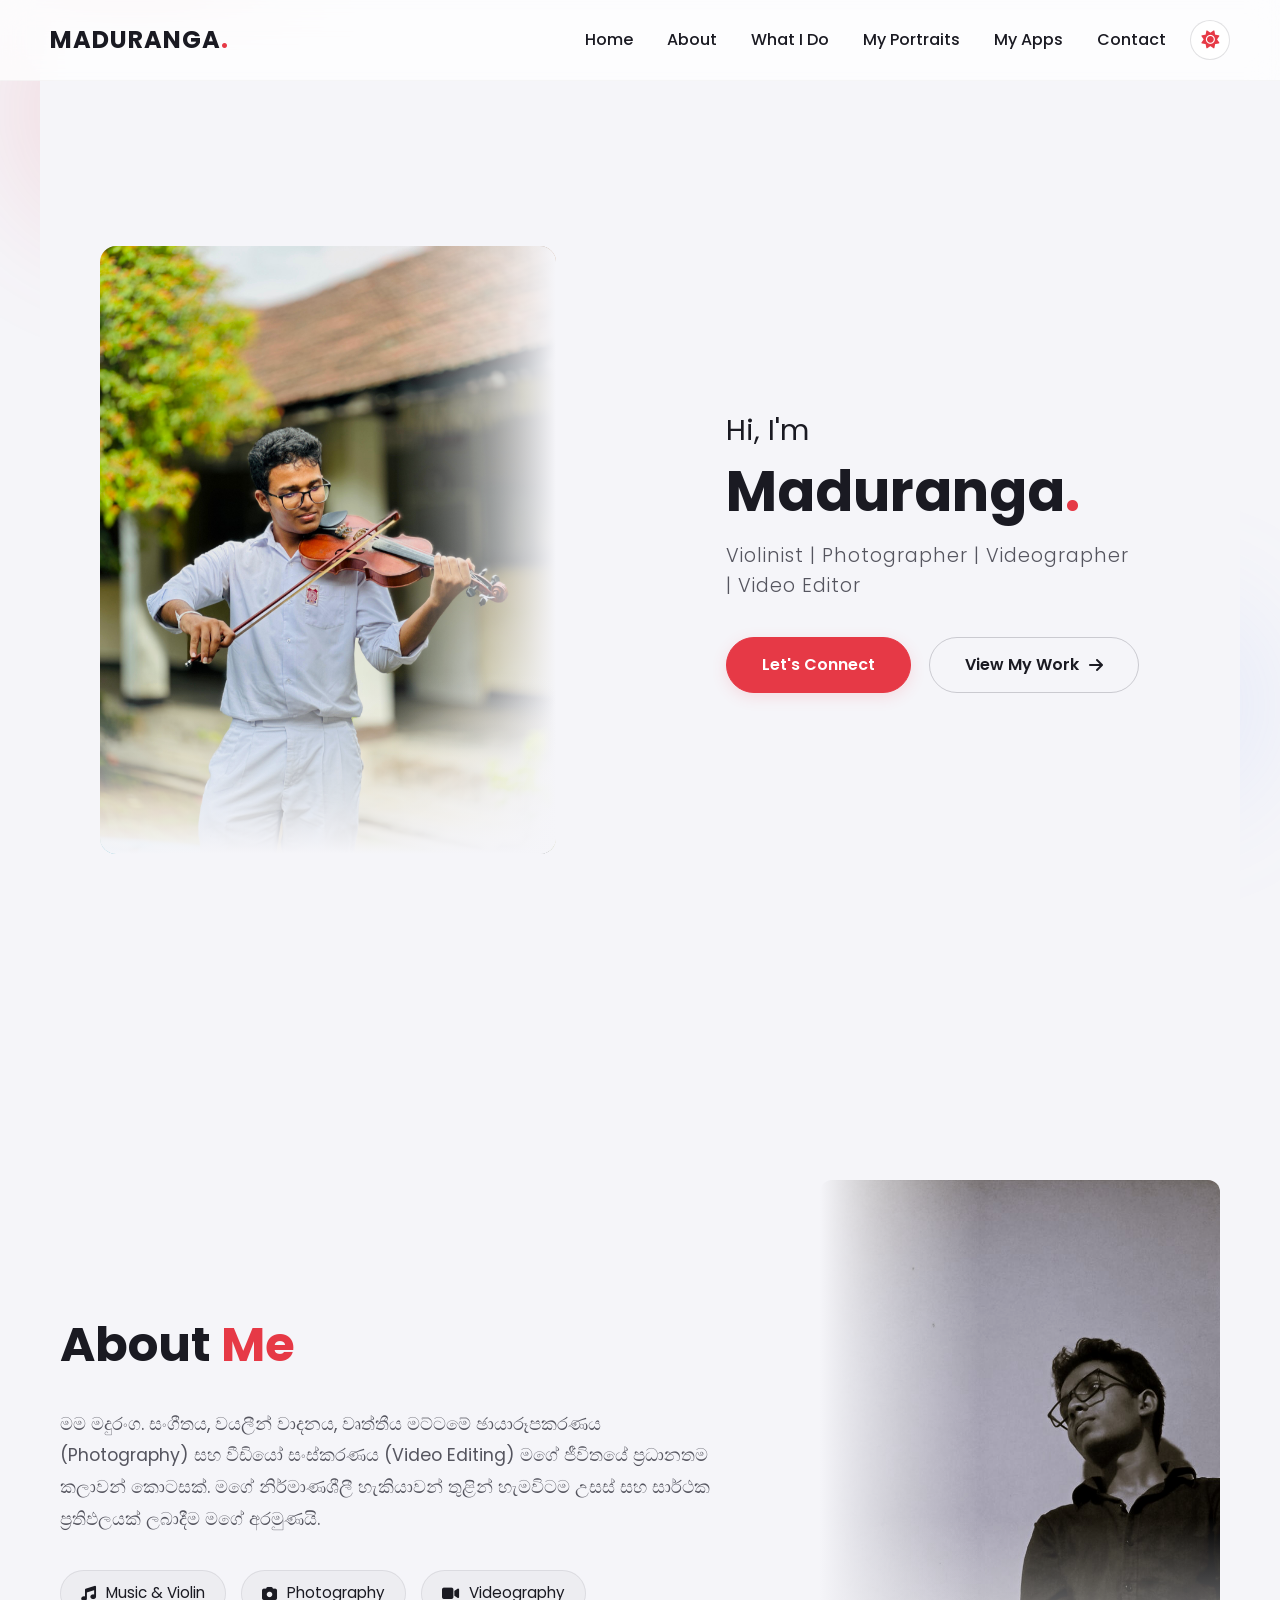
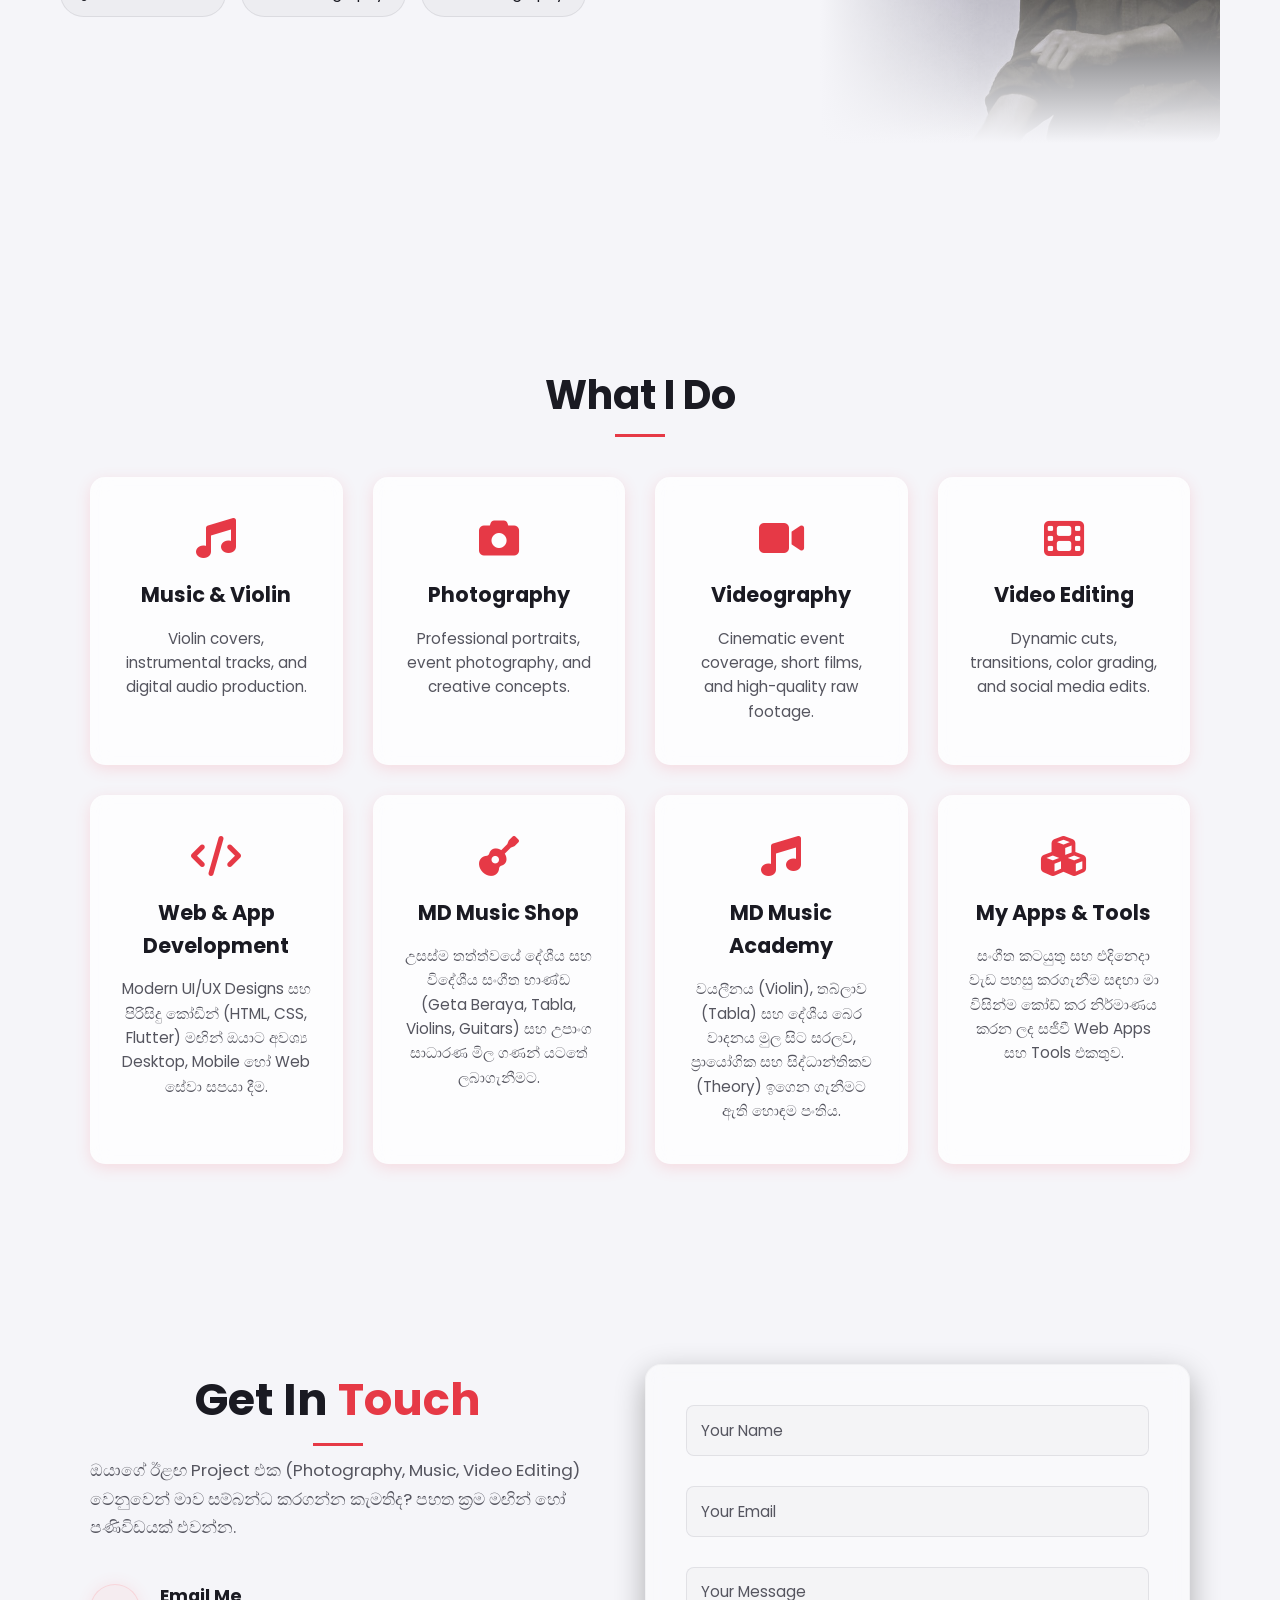
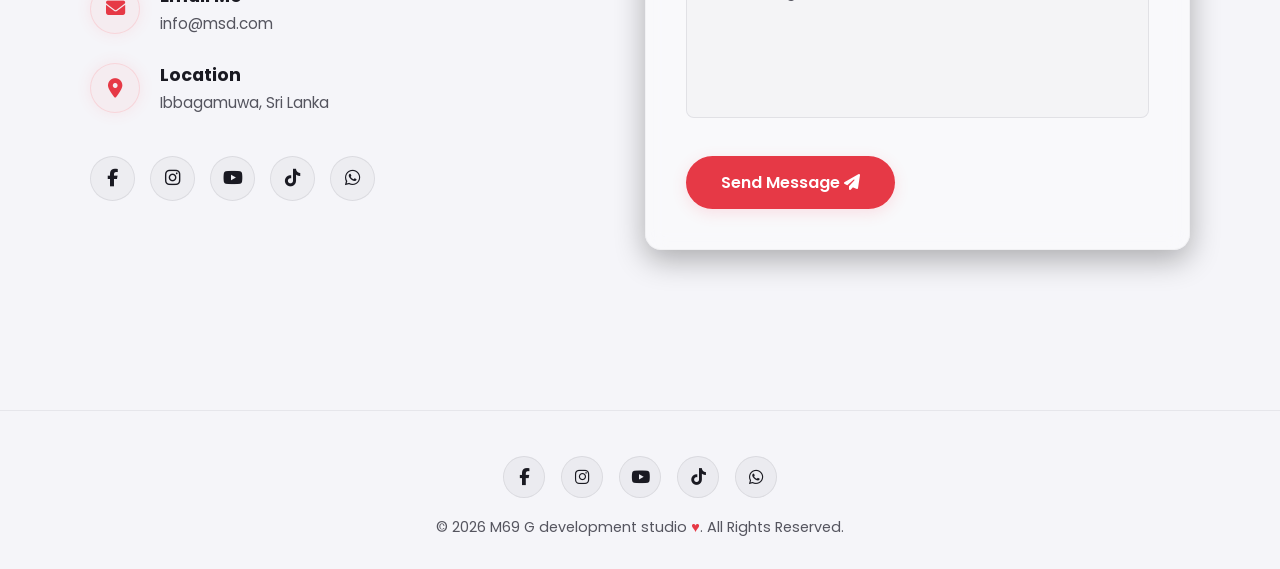
<file: index.html>
<!DOCTYPE html>
<html lang="en">
<head>
    <meta charset="UTF-8">
    <meta name="viewport" content="width=device-width, initial-scale=1.0">
    <title>Maduranga | Portfolio</title>
    <link href="https://fonts.googleapis.com/css2?family=Poppins:wght@300;400;600;700&display=swap" rel="stylesheet">
    <link rel="stylesheet" href="https://cdnjs.cloudflare.com/ajax/libs/font-awesome/6.4.0/css/all.min.css">
    
    <link rel="stylesheet" href="assets/css/style.css">
    
    <style>
        /* Main page layout unique styles */
        header {
            position: fixed; top: 0; width: 100%; background: var(--header-bg);
            backdrop-filter: blur(15px); -webkit-backdrop-filter: blur(15px); z-index: 1000;
            padding: 20px 50px; display: flex; justify-content: space-between; align-items: center; border-bottom: 1px solid rgba(var(--overlay-rgb),0.03);
            transition: var(--theme-transition);
        }
        .logo { font-size: 24px; font-weight: 700; letter-spacing: 1px; text-transform: uppercase; }
        .logo span { color: var(--accent-color); }
        nav a { color: var(--text-color); text-decoration: none; margin-left: 30px; font-weight: 500; transition: 0.3s; }
        nav a:hover { color: var(--accent-color); }

        .header-right { display: flex; align-items: center; gap: 24px; }

        /* When the toggle sits inside the header it flows with flexbox instead
           of floating fixed, so it never overlaps the nav links. */
        .theme-toggle-inline {
            position: static;
            width: 40px;
            height: 40px;
            box-shadow: none;
            flex-shrink: 0;
        }
        .theme-toggle-inline:hover {
            box-shadow: 0 0 15px rgba(var(--accent-rgb), 0.3);
        }

        .hero-split { min-height: 100vh; display: flex; align-items: center; position: relative; padding-top: 80px; }
        .hero-image-side { width: 50%; height: 100vh; position: relative; display: flex; justify-content: center; align-items: center; padding: 40px; }
        .image-card-wrapper { position: relative; width: 100%; height: 80%; border-radius: 24px; overflow: hidden; box-shadow: 0 20px 40px rgba(0,0,0,0.6); }
        .image-blur-bg { position: absolute; top: 0; left: 0; width: 100%; height: 100%; background-image: url('BG1.jpg'); background-size: cover; background-position: center; filter: blur(15px) brightness(0.6); transform: scale(1.1); }
        .image-clear-front { position: absolute; top: 5%; left: 5%; width: 90%; height: 90%; background-image: url('BG1.jpg'); background-size: cover; background-position: center; border-radius: 16px; box-shadow: 0 10px 30px rgba(0,0,0,0.7); }
        
        .hero-text-side { width: 50%; padding: 0 80px; display: flex; flex-direction: column; justify-content: center; }
        .hero-text-side h1 { font-size: 3.5rem; font-weight: 700; line-height: 1.2; margin-bottom: 15px; }
        .hero-text-side h1 span { color: var(--accent-color); }
        .hero-text-side p { font-size: 1.2rem; color: var(--text-muted); margin-bottom: 35px; font-weight: 300; }

        .btn { background-color: var(--accent-color); color: white; padding: 14px 35px; border-radius: 30px; text-decoration: none; font-weight: 600; width: fit-content; transition: 0.3s ease; display: inline-block; }

        section { padding: 100px 50px; max-width: 1200px; margin: 0 auto; }
        .section-title { font-size: 2.5rem; text-align: center; margin-bottom: 50px; position: relative; }
        .section-title::after { content: ''; position: absolute; bottom: -10px; left: 50%; transform: translateX(-50%); width: 50px; height: 3px; background-color: var(--accent-color); }

        .about-content { font-size: 1.1rem; color: var(--text-muted); text-align: center; max-width: 800px; margin: 0 auto; background: rgba(var(--card-rgb),0.3); padding: 30px; border-radius: 20px; backdrop-filter: blur(5px); border: 1px solid rgba(255,255,255,0.02); }

        .services-grid { display: grid; grid-template-columns: repeat(auto-fit, minmax(220px, 1fr)); gap: 30px; }
        .service-link { text-decoration: none; color: inherit; display: block; border-radius: 15px; }
        .service-card { background-color: var(--card-bg); padding: 40px 30px; border-radius: 15px; text-align: center; border: 1px solid rgba(255,255,255,0.03); backdrop-filter: blur(10px); -webkit-backdrop-filter: blur(10px); cursor: pointer; height: 100%; }
        .service-card:hover { transform: translateY(-8px); box-shadow: 0 15px 30px rgba(255, 74, 87, 0.15); border-color: rgba(255, 74, 87, 0.3); background-color: rgba(var(--card-hover-rgb), 0.8); }
        .service-card i { font-size: 40px; color: var(--accent-color); margin-bottom: 20px; transition: 0.3s; }
        .service-card:hover i { transform: scale(1.1); }
        .service-card h3 { margin-bottom: 15px; font-size: 1.3rem; }
        .service-card p { color: var(--text-muted); font-size: 0.95rem; }

        .contact-container { text-align: center; background: rgba(var(--card-rgb),0.3); padding: 40px; border-radius: 20px; border: 1px solid rgba(255,255,255,0.02); backdrop-filter: blur(5px); }
        .social-icons { margin-top: 30px; }
        .social-icons a { color: var(--text-color); font-size: 30px; margin: 0 15px; transition: 0.3s; display: inline-block; }
        .social-icons a:hover { color: var(--accent-color); transform: translateY(-3px); }
        footer { text-align: center; padding: 30px; color: var(--text-muted); font-size: 0.9rem; border-top: 1px solid rgba(255,255,255,0.05); }

        @media (max-width: 992px) {
            .hero-split { flex-direction: column; height: auto; padding-bottom: 60px; }
            .hero-image-side, .hero-text-side { width: 100%; }
            .hero-image-side { height: 50vh; padding: 20px; }
            .hero-text-side { text-align: center; align-items: center; padding: 0 30px; margin-top: 20px; }
            .hero-text-side h1 { font-size: 2.8rem; }
            header { padding: 20px; } nav { display: none; } section { padding: 60px 20px; }
        }
        @media (max-width: 576px) { .hero-text-side h1 { font-size: 2.3rem; } .service-card { padding: 30px 20px; } }
    </style>
</head>
<body>

    <!-- ලස්සන MUSIC ICON ලෝගෝ එකක් සහිත NEW LOADING SCREEN එක -->
    <div class="loader-wrapper" id="preloader">
        <div class="loader-logo-container">
            <div class="loader-ring"></div>
            <!-- මැද තියෙන ලෝගෝ අයිකන් එක (සංගීතය නියෝජනය කරන හින්දා Music Note එකක් දැම්මා) -->
            <i class="fa-solid fa-music"></i>
        </div>
        <div class="loader-text">Maduranga<span>.</span></div>
    </div>

    <div class="ambient-glow"></div>
    <header>
        <div class="logo">MADURANGA<span>.</span></div>
        <div class="header-right">
            <nav>
                <a href="#home">Home</a>
                <a href="#about">About</a>
                <a href="#services">What I Do</a>
                <a href="pages/my-portraits.html">My Portraits</a>
                <a href="pages/my-apps.html">My Apps</a>
                <a href="#contact">Contact</a>
            </nav>
            <button id="theme-toggle" class="theme-toggle-btn theme-toggle-inline" aria-label="Toggle dark and light mode">
                <i class="fa-solid fa-moon"></i>
                <i class="fa-solid fa-sun"></i>
            </button>
        </div>
    </header>

<section id="home" class="hero-section">
    <div class="hero-container">
        
        <div class="hero-image-side">
            <div class="hero-image-blend-wrapper">
                <img src="assets/images/BG1.jpg" alt="Maduranga Violinist" class="hero-blend-img">
                <div class="hero-right-fade"></div>
                <div class="hero-bottom-fade"></div>
            </div>
        </div>

        <div class="hero-text-side">
            <h5>Hi, I'm</h5>
            <h1>Maduranga<span>.</span></h1>
            <p class="hero-subtitle">Violinist | Photographer | Videographer | Video Editor</p>
            <div class="hero-btn-group">
                <a href="#contact" class="btn let-connect-btn">Let's Connect</a>
                <a href="#services" class="view-work-btn">View My Work <i class="fa-solid fa-arrow-right"></i></a>
            </div>
        </div>

    </div>
</section>






<section id="about" class="custom-about-section">
    <div class="custom-about-container">
        
        <div class="custom-about-text-side">
            <h2 class="custom-about-title">About <span>Me</span></h2>
            <p class="custom-about-para">
                මම මදුරංග. සංගීතය, වයලීන් වාදනය, වෘත්තීය මට්ටමේ ඡායාරූපකරණය (Photography) සහ වීඩියෝ සංස්කරණය (Video Editing) මගේ ජීවිතයේ ප්‍රධානතම කලාවන් කොටසක්. මගේ නිර්මාණශීලී හැකියාවන් තුළින් හැමවිටම උසස් සහ සාර්ථක ප්‍රතිඵලයක් ලබාදීම මගේ අරමුණයි.
            </p>
            <div class="custom-about-skills">
                <span class="custom-skill-tag"><i class="fa-solid fa-music"></i> Music & Violin</span>
                <span class="custom-skill-tag"><i class="fa-solid fa-camera"></i> Photography</span>
                <span class="custom-skill-tag"><i class="fa-solid fa-video"></i> Videography</span>
            </div>
        </div>

        <div class="custom-about-image-side">
            <div class="custom-image-mask-wrapper">
                <img src="assets/images/BG2.jpg" alt="Maduranga" class="custom-blend-img">
                <div class="custom-bottom-fade"></div>
                <div class="custom-left-fade"></div>
            </div>
        </div>

    </div>
</section>

   <section id="services">
        <h2 class="section-title">What I Do</h2>
        <div class="services-grid">
            <a href="pages/music.html" class="service-link">
                <div class="service-card">
                    <i class="fa-solid fa-music"></i>
                    <h3>Music & Violin</h3>
                    <p>Violin covers, instrumental tracks, and digital audio production.</p>
                </div>
            </a>
            <a href="pages/photography.html" class="service-link">
                <div class="service-card">
                    <i class="fa-solid fa-camera"></i>
                    <h3>Photography</h3>
                    <p>Professional portraits, event photography, and creative concepts.</p>
                </div>
            </a>
            <a href="pages/videography.html" class="service-link">
                <div class="service-card">
                    <i class="fa-solid fa-video"></i>
                    <h3>Videography</h3>
                    <p>Cinematic event coverage, short films, and high-quality raw footage.</p>
                </div>
            </a>
<!-- වීඩියෝ එඩිටින් කාඩ් එක (ඔයාගේ පරණ එකේ අවසානය) -->
        <a href="pages/video-editing.html" class="service-link">
            <div class="service-card">
                <i class="fa-solid fa-film"></i>
                <h3>Video Editing</h3>
                <p>Dynamic cuts, transitions, color grading, and social media edits.</p>
            </div>
        </a>

        <!-- 🚀 අලුත් Web & App Development කාඩ් එක (හරියටම Container එක ඇතුලට ආවේ මෙහෙමයි) -->
        <a href="pages/my-development.html" class="service-link">
            <div class="service-card">
                <div class="service-icon">
                    <i class="fa-solid fa-code"></i>
                </div>
                <h3>Web & App Development</h3>
                <p>Modern UI/UX Designs සහ පිරිසිදු කෝඩින් (HTML, CSS, Flutter) මඟින් ඔයාට අවශ්‍ය Desktop, Mobile හෝ Web සේවා සපයා දීම.</p>
            </div>
        </a>
<!-- 🚀 What I Do සෙක්ෂන් එකට එකතු කරන්න: Music Shop Card -->
<a href="pages/music-shop.html" class="service-link">
    <div class="service-card">
        <div class="service-icon">
            <i class="fa-solid fa-guitar"></i> <!-- Music Instrument Icon එක -->
        </div>
        <h3>MD Music Shop</h3>
        <p>උසස්ම තත්ත්වයේ දේශීය සහ විදේශීය සංගීත භාණ්ඩ (Geta Beraya, Tabla, Violins, Guitars) සහ උපාංග සාධාරණ මිල ගණන් යටතේ ලබාගැනීමට.</p>
    </div>
</a>

<!-- 🚀 What I Do සෙක්ෂන් එකට එකතු කරන්න: Music Class Card -->
<a href="pages/music-class.html" class="service-link">
    <div class="service-card">
        <div class="service-icon">
            <i class="fa-solid fa-music"></i> <!-- Music Note Icon එක -->
        </div>
        <h3>MD Music Academy</h3>
        <p>වයලීනය (Violin), තබ්ලාව (Tabla) සහ දේශීය බෙර වාදනය මුල සිට සරලව, ප්‍රායෝගික සහ සිද්ධාන්තිකව (Theory) ඉගෙන ගැනීමට ඇති හොඳම පංතිය.</p>
    </div>
</a>


<!-- 🚀 What I Do සෙක්ෂන් එකේ කලින් ඩිවලොප්මන්ට් කාඩ් එක වෙනුවට මේක දාන්න -->
<a href="pages/my-apps.html" class="service-link">
    <div class="service-card">
        <div class="service-icon">
            <i class="fa-solid fa-cubes"></i> <!-- Apps Icon එක -->
        </div>
        <h3>My Apps & Tools</h3>
        <p>සංගීත කටයුතු සහ එදිනෙදා වැඩ පහසු කරගැනීම සඳහා මා විසින්ම කෝඩ් කර නිර්මාණය කරන ලද සජීවී Web Apps සහ Tools එකතුව.</p>
    </div>
</a>




    </div>




 <!-- 👈 සර්විස් කාඩ් ඔක්කොම එකතු කරන ප්‍රධාන Div එක වැහෙන්නේ මෙතනින් -->
</section>








<!-- ================= 🚀 CUSTOM CONTACT SECTION ================= -->
<section id="contact" class="custom-contact-section">
    <div class="custom-contact-container">
        
        <!-- වම් පැත්ත: Contact Info & Socials -->
        <div class="contact-info-side">
            <h2 class="section-title">Get In <span>Touch</span></h2>
            <p class="contact-desc">ඔයාගේ ඊළඟ Project එක (Photography, Music, Video Editing) වෙනුවෙන් මාව සම්බන්ධ කරගන්න කැමතිද? පහත ක්‍රම මඟින් හෝ පණිවිඩයක් එවන්න.</p>
            
            <div class="contact-details">
                <div class="info-item">
                    <i class="fa-solid fa-envelope"></i>
                    <div>
                        <h4>Email Me</h4>
                        <p>info@msd.com</p> <!-- ඔයාගේ Email එක මෙතනට දාන්න -->
                    </div>
                </div>
                
                <div class="info-item">
                    <i class="fa-solid fa-location-dot"></i>
                    <div>
                        <h4>Location</h4>
                        <p>Ibbagamuwa, Sri Lanka</p>
                    </div>
                </div>
            </div>

            <!-- Social Media Buttons -->
            <div class="contact-socials">
                <a href="#" target="_blank" rel="noopener" aria-label="Facebook"><i class="fa-brands fa-facebook-f"></i></a>
                <a href="#" target="_blank" rel="noopener" aria-label="Instagram"><i class="fa-brands fa-instagram"></i></a>
                <a href="#" target="_blank" rel="noopener" aria-label="YouTube"><i class="fa-brands fa-youtube"></i></a>
                <a href="#" target="_blank" rel="noopener" aria-label="TikTok"><i class="fa-brands fa-tiktok"></i></a>
                <a href="https://wa.me/94000000000" target="_blank" rel="noopener" aria-label="WhatsApp"><i class="fa-brands fa-whatsapp"></i></a>
            </div>
        </div>

        <!-- දකුණු පැත්ත: Animated Contact Form -->
        <div class="contact-form-side">
            <form class="custom-contact-form">
                <div class="input-group">
                    <input type="text" required placeholder=" ">
                    <label>Your Name</label>
                </div>
                <div class="input-group">
                    <input type="email" required placeholder=" ">
                    <label>Your Email</label>
                </div>
                <div class="input-group">
                    <textarea rows="5" required placeholder=" "></textarea>
                    <label>Your Message</label>
                </div>
                <button type="submit" class="btn contact-submit-btn">Send Message <i class="fa-solid fa-paper-plane"></i></button>
            </form>
        </div>

    </div>
</section>








    <footer class="site-footer">
        <div class="footer-socials">
            <a href="#" target="_blank" rel="noopener" aria-label="Facebook"><i class="fa-brands fa-facebook-f"></i></a>
            <a href="#" target="_blank" rel="noopener" aria-label="Instagram"><i class="fa-brands fa-instagram"></i></a>
            <a href="#" target="_blank" rel="noopener" aria-label="YouTube"><i class="fa-brands fa-youtube"></i></a>
            <a href="#" target="_blank" rel="noopener" aria-label="TikTok"><i class="fa-brands fa-tiktok"></i></a>
            <a href="https://wa.me/94000000000" target="_blank" rel="noopener" aria-label="WhatsApp"><i class="fa-brands fa-whatsapp"></i></a>
        </div>
        <p class="footer-copy">&copy; 2026 M69 G development studio <span class="heart">&hearts;</span>. All Rights Reserved.</p>
    </footer>

    <script src="assets/js/main.js" defer></script>
</body>
</html>
</file>
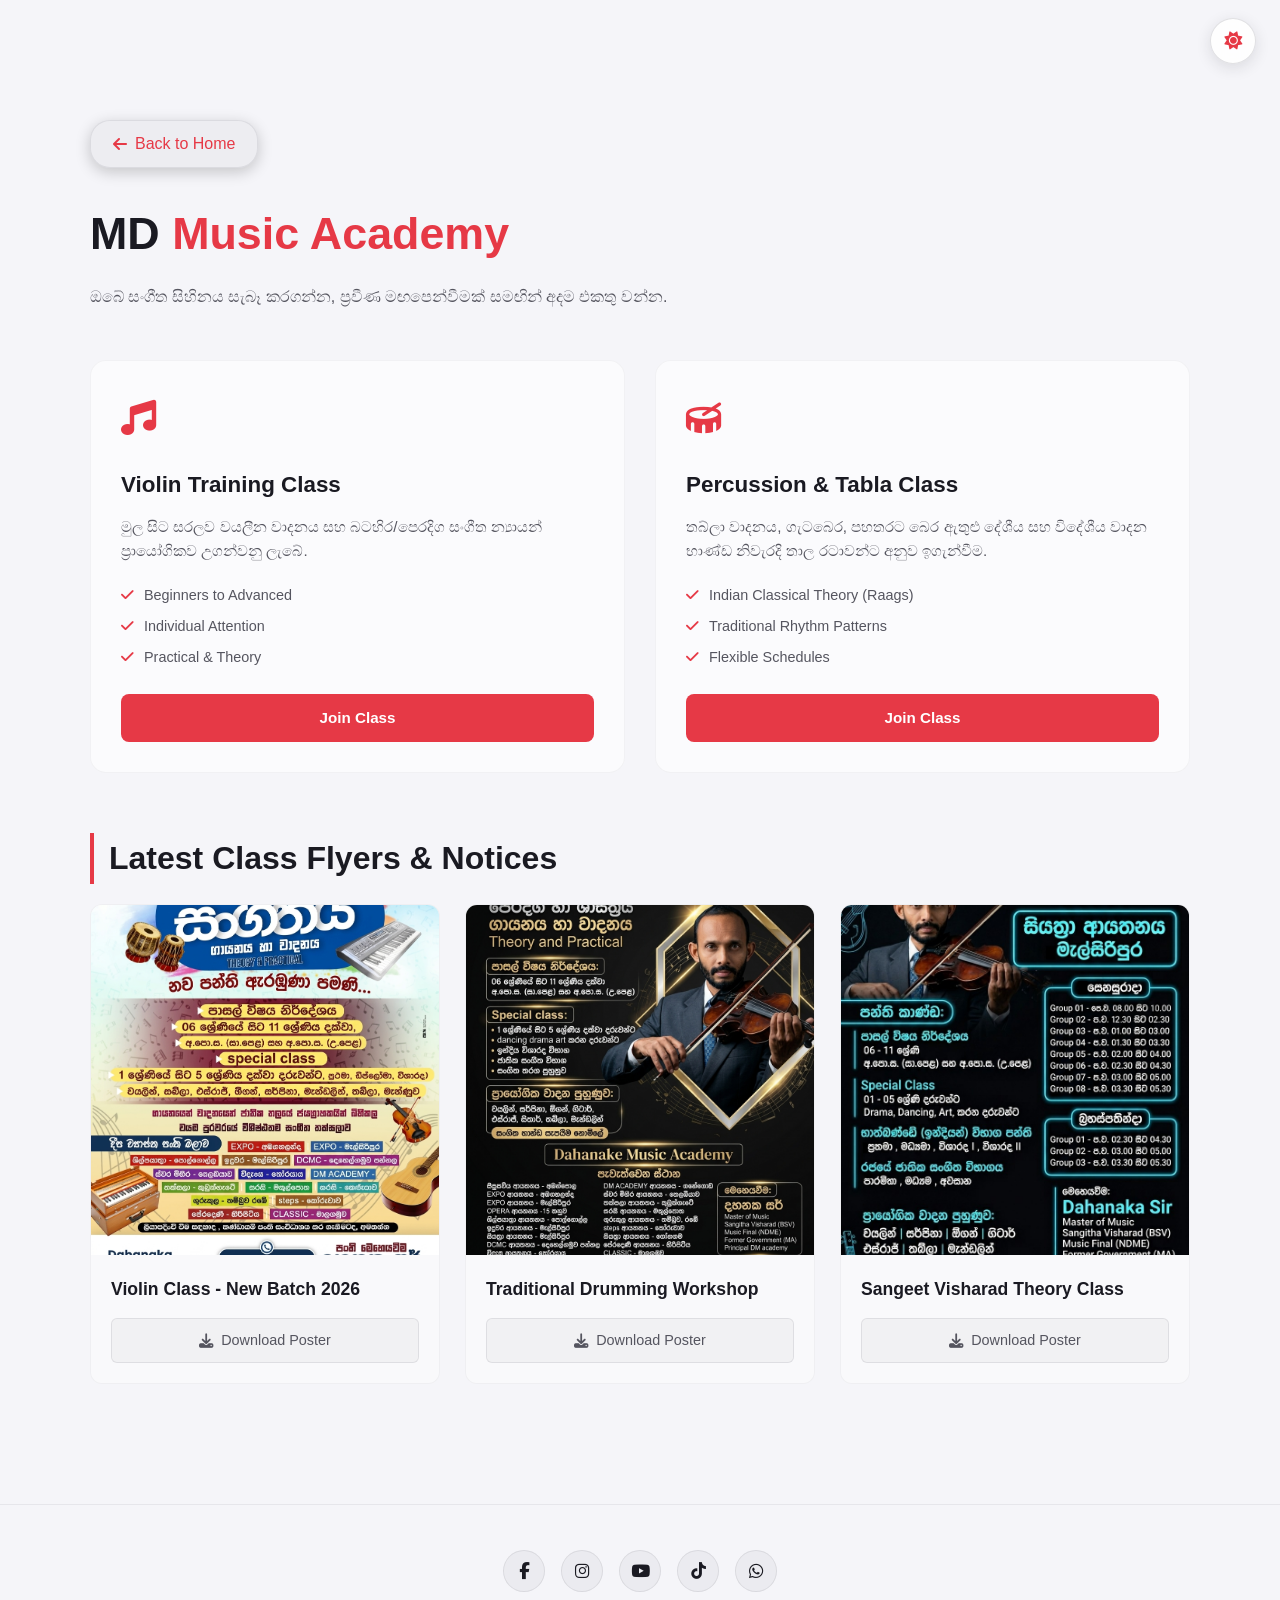
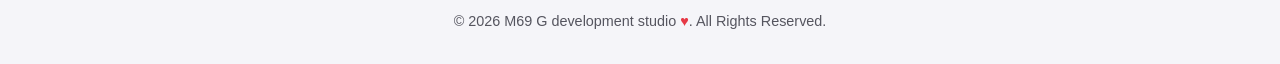
<file: pages/music-class.html>
<!DOCTYPE html>
<html lang="si">
<head>
    <meta charset="UTF-8">
    <meta name="viewport" content="width=device-width, initial-scale=1.0">
    <title>MsD Music Academy | Maduranga</title>
    <link rel="stylesheet" href="../assets/css/style.css">
    <!-- FontAwesome Icons සඳහා -->
    <link rel="stylesheet" href="https://cdnjs.cloudflare.com/ajax/libs/font-awesome/6.4.0/css/all.min.css">
    <style>
        /* Music Class Page CSS */
        .class-page {
            padding: 120px 20px 60px;
            background-color: var(--bg-color);
            min-height: 100vh;
            color: var(--text-color);
        }
        .class-container {
            max-width: 1100px;
            margin: 0 auto;
        }
        .back-btn {
            color: var(--accent-color);
            text-decoration: none;
            display: inline-flex;
            align-items: center;
            gap: 8px;
            font-weight: 500;
            margin-bottom: 30px;
            transition: 0.3s;
        }
        .back-btn:hover {
            transform: translateX(-5px);
        }
        .class-title {
            font-size: 2.8rem;
            margin-bottom: 15px;
        }
        .class-title span {
            color: var(--accent-color);
        }
        .class-subtitle {
            color: var(--text-muted);
            margin-bottom: 50px;
        }
        
        /* Classes Grid Layout */
        .class-grid {
            display: grid;
            grid-template-columns: repeat(auto-fit, minmax(320px, 1fr));
            gap: 30px;
            margin-bottom: 60px;
        }
        .class-card {
            background: rgba(var(--card-rgb), 0.6);
            border: 1px solid rgba(var(--overlay-rgb), 0.04);
            border-radius: 16px;
            padding: 30px;
            transition: all 0.3s ease;
        }
        .class-card:hover {
            transform: translateY(-5px);
            border-color: var(--accent-color);
            box-shadow: 0 10px 25px rgba(255, 74, 87, 0.05);
        }
        .class-icon {
            font-size: 2.2rem;
            color: var(--accent-color);
            margin-bottom: 20px;
        }
        .class-card h3 {
            font-size: 1.4rem;
            margin-bottom: 12px;
            color: var(--text-color);
        }
        .class-card p {
            color: var(--text-muted);
            font-size: 0.95rem;
            line-height: 1.6;
            margin-bottom: 20px;
        }
        .class-features {
            list-style: none;
            padding: 0;
            margin: 0 0 25px 0;
        }
        .class-features li {
            color: var(--text-muted);
            font-size: 0.9rem;
            margin-bottom: 8px;
            display: flex;
            align-items: center;
            gap: 10px;
        }
        .class-features li i {
            color: var(--accent-color);
        }
        .enroll-btn {
            background: var(--accent-color);
            color: #fff;
            border: none;
            padding: 12px 25px;
            font-size: 0.95rem;
            font-weight: 600;
            border-radius: 8px;
            cursor: pointer;
            text-decoration: none;
            display: inline-block;
            width: 100%;
            text-align: center;
            transition: 0.3s;
        }
        .enroll-btn:hover {
            background: #e03e4a;
        }

        /* 🌟 NEW: CLASS POSTS GALLERY STYLING 🌟 */
        .posts-section-title {
            font-size: 2rem;
            margin: 40px 0 20px;
            color: var(--text-color);
            border-left: 4px solid var(--accent-color);
            padding-left: 15px;
        }
        .posts-grid {
            display: grid;
            grid-template-columns: repeat(auto-fit, minmax(280px, 1fr));
            gap: 25px;
        }
        .post-card {
            background: rgba(var(--card-rgb), 0.4);
            border: 1px solid rgba(var(--overlay-rgb), 0.04);
            border-radius: 12px;
            overflow: hidden;
            transition: 0.3s;
        }
        .post-card:hover {
            transform: scale(1.02);
            border-color: rgba(255, 74, 87, 0.4);
        }
        .post-img-wrapper {
            position: relative;
            width: 100%;
            height: 350px; /* පෝස්ට් එකේ උස */
            overflow: hidden;
            background: rgba(var(--card-rgb), 0.6);
        }
        .post-img-wrapper img {
            width: 100%;
            height: 100%;
            object-fit: cover;
            transition: 0.5s ease;
        }
        .post-card:hover .post-img-wrapper img {
            transform: scale(1.08);
        }
        /* පෝස්ට් එක උඩට මූසිකය ගෙනිච්චම වැටෙන Overlay එක */
        .post-overlay {
            position: absolute;
            top: 0;
            left: 0;
            width: 100%;
            height: 100%;
            background: rgba(var(--bg-rgb), 0.7);
            display: flex;
            justify-content: center;
            align-items: center;
            opacity: 0;
            transition: 0.3s;
        }
        .post-card:hover .post-overlay {
            opacity: 1;
        }
        .view-icon {
            color: var(--text-color);
            font-size: 1.8rem;
            background: var(--accent-color);
            width: 55px;
            height: 55px;
            border-radius: 50%;
            display: flex;
            justify-content: center;
            align-items: center;
            box-shadow: 0 0 15px rgba(255, 74, 87, 0.4);
            cursor: pointer;
        }
        .post-details {
            padding: 20px;
        }
        .post-details h4 {
            font-size: 1.1rem;
            margin-bottom: 15px;
            color: var(--text-color);
        }
        .download-post-btn {
            display: flex;
            align-items: center;
            justify-content: center;
            gap: 8px;
            background: rgba(var(--overlay-rgb), 0.03);
            border: 1px solid rgba(var(--overlay-rgb), 0.08);
            color: var(--text-muted);
            padding: 10px;
            border-radius: 6px;
            text-decoration: none;
            font-size: 0.9rem;
            font-weight: 500;
            transition: 0.3s;
        }
        .post-card:hover .download-post-btn {
            background: transparent;
            border-color: var(--accent-color);
            color: var(--accent-color);
        }
    </style>
</head>
<body>
    <button id="theme-toggle" class="theme-toggle-btn" aria-label="Toggle dark and light mode">
        <i class="fa-solid fa-moon"></i>
        <i class="fa-solid fa-sun"></i>
    </button>

    <div class="class-page">
        <div class="class-container">
            
            <a href="../index.html" class="back-btn"><i class="fa-solid fa-arrow-left"></i> Back to Home</a>
            
            <h1 class="class-title">MD <span>Music Academy</span></h1>
            <p class="class-subtitle">ඔබේ සංගීත සිහිනය සැබෑ කරගන්න, ප්‍රවීණ මඟපෙන්වීමක් සමඟින් අදම එකතු වන්න.</p>
            
            <!-- Classes Cards Grid -->
            <div class="class-grid">
                <!-- Violin Class -->
                <div class="class-card">
                    <div class="class-icon"><i class="fa-solid fa-music"></i></div>
                    <h3>Violin Training Class</h3>
                    <p>මුල සිට සරලව වයලීන වාදනය සහ බටහිර/පෙරදිග සංගීත න්‍යායන් ප්‍රායෝගිකව උගන්වනු ලැබේ.</p>
                    <ul class="class-features">
                        <li><i class="fa-solid fa-check"></i> Beginners to Advanced</li>
                        <li><i class="fa-solid fa-check"></i> Individual Attention</li>
                        <li><i class="fa-solid fa-check"></i> Practical & Theory</li>
                    </ul>
                    <a href="../index.html#contact" class="enroll-btn">Join Class</a>
                </div>

                <!-- Percussion Class -->
                <div class="class-card">
                    <div class="class-icon"><i class="fa-solid fa-drum"></i></div>
                    <h3>Percussion & Tabla Class</h3>
                    <p>තබ්ලා වාදනය, ගැටබෙර, පහතරට බෙර ඇතුළු දේශීය සහ විදේශීය වාදන භාණ්ඩ නිවැරදි තාල රටාවන්ට අනුව ඉගැන්වීම.</p>
                    <ul class="class-features">
                        <li><i class="fa-solid fa-check"></i> Indian Classical Theory (Raags)</li>
                        <li><i class="fa-solid fa-check"></i> Traditional Rhythm Patterns</li>
                        <li><i class="fa-solid fa-check"></i> Flexible Schedules</li>
                    </ul>
                    <a href="../index.html#contact" class="enroll-btn">Join Class</a>
                </div>
            </div>

            <!-- 🌟 මෙන්න අලුතින්ම එකතු කරපු CLASS POSTS SECTION එක 🌟 -->
            <h2 class="posts-section-title">Latest Class Flyers & Notices</h2>
            
            <div class="posts-grid">
                
                <!-- Post 1: Violin New Batch -->
                <div class="post-card">
                    <div class="post-img-wrapper">
                        <!-- ⚠️ ඔයාගේ පෝස්ට් එකේ ඉමේජ් ලින්ක් එක (eg: violin-post.jpg) src="" එකට දාන්න -->
                        <img src="../assets/images/violin-post.png" alt="Violin Class New Batch">
                        <div class="post-overlay">
                            <div class="view-icon"><i class="fa-solid fa-magnifying-glass-plus"></i></div>
                        </div>
                    </div>
                    <div class="post-details">
                        <h4>Violin Class - New Batch 2026</h4>
                        <a href="../assets/images/violin-post.png" download class="download-post-btn">
                            <i class="fa-solid fa-download"></i> Download Poster
                        </a>
                    </div>
                </div>

                <!-- Post 2: Traditional Drumming Notice -->
                <div class="post-card">
                    <div class="post-img-wrapper">
                        <!-- ⚠️ බෙර පංතියේ පෝස්ට් එකේ ඉමේජ් ලින්ක් එක src="" එකට දාන්න -->
                        <img src="../assets/images/pm2png.png" alt="Traditional Drumming Workshop">
                        <div class="post-overlay">
                            <div class="view-icon"><i class="fa-solid fa-magnifying-glass-plus"></i></div>
                        </div>
                    </div>
                    <div class="post-details">
                        <h4>Traditional Drumming Workshop</h4>
                        <a href="../assets/images/pm2png.png" download class="download-post-btn">
                            <i class="fa-solid fa-download"></i> Download Poster
                        </a>
                    </div>
                </div>

                <!-- Post 3: Online Theory Session -->
                <div class="post-card">
                    <div class="post-img-wrapper">
                        <!-- ⚠️ තුන්වෙනි පෝස්ට් එකේ ඉමේජ් ලින්ක් එක src="" එකට දාන්න -->
                        <img src="../assets/images/pm.jpeg" alt="Music Theory Special Class">
                        <div class="post-overlay">
                            <div class="view-icon"><i class="fa-solid fa-magnifying-glass-plus"></i></div>
                        </div>
                    </div>
                    <div class="post-details">
                        <h4>Sangeet Visharad Theory Class</h4>
                        <a href="../assets/images/pm.jpeg" download class="download-post-btn">
                            <i class="fa-solid fa-download"></i> Download Poster
                        </a>
                    </div>
                </div>

            </div>
            <!-- 🌟 END OF POSTS SECTION 🌟 -->

        </div>
    </div>

    <footer class="site-footer">
        <div class="footer-socials">
            <a href="#" target="_blank" rel="noopener" aria-label="Facebook"><i class="fa-brands fa-facebook-f"></i></a>
            <a href="#" target="_blank" rel="noopener" aria-label="Instagram"><i class="fa-brands fa-instagram"></i></a>
            <a href="#" target="_blank" rel="noopener" aria-label="YouTube"><i class="fa-brands fa-youtube"></i></a>
            <a href="#" target="_blank" rel="noopener" aria-label="TikTok"><i class="fa-brands fa-tiktok"></i></a>
            <a href="https://wa.me/94000000000" target="_blank" rel="noopener" aria-label="WhatsApp"><i class="fa-brands fa-whatsapp"></i></a>
        </div>
        <p class="footer-copy">&copy; 2026 M69 G development studio <span class="heart">&hearts;</span>. All Rights Reserved.</p>
    </footer>

    <script src="../assets/js/main.js" defer></script>
</body>
</html>
</file>
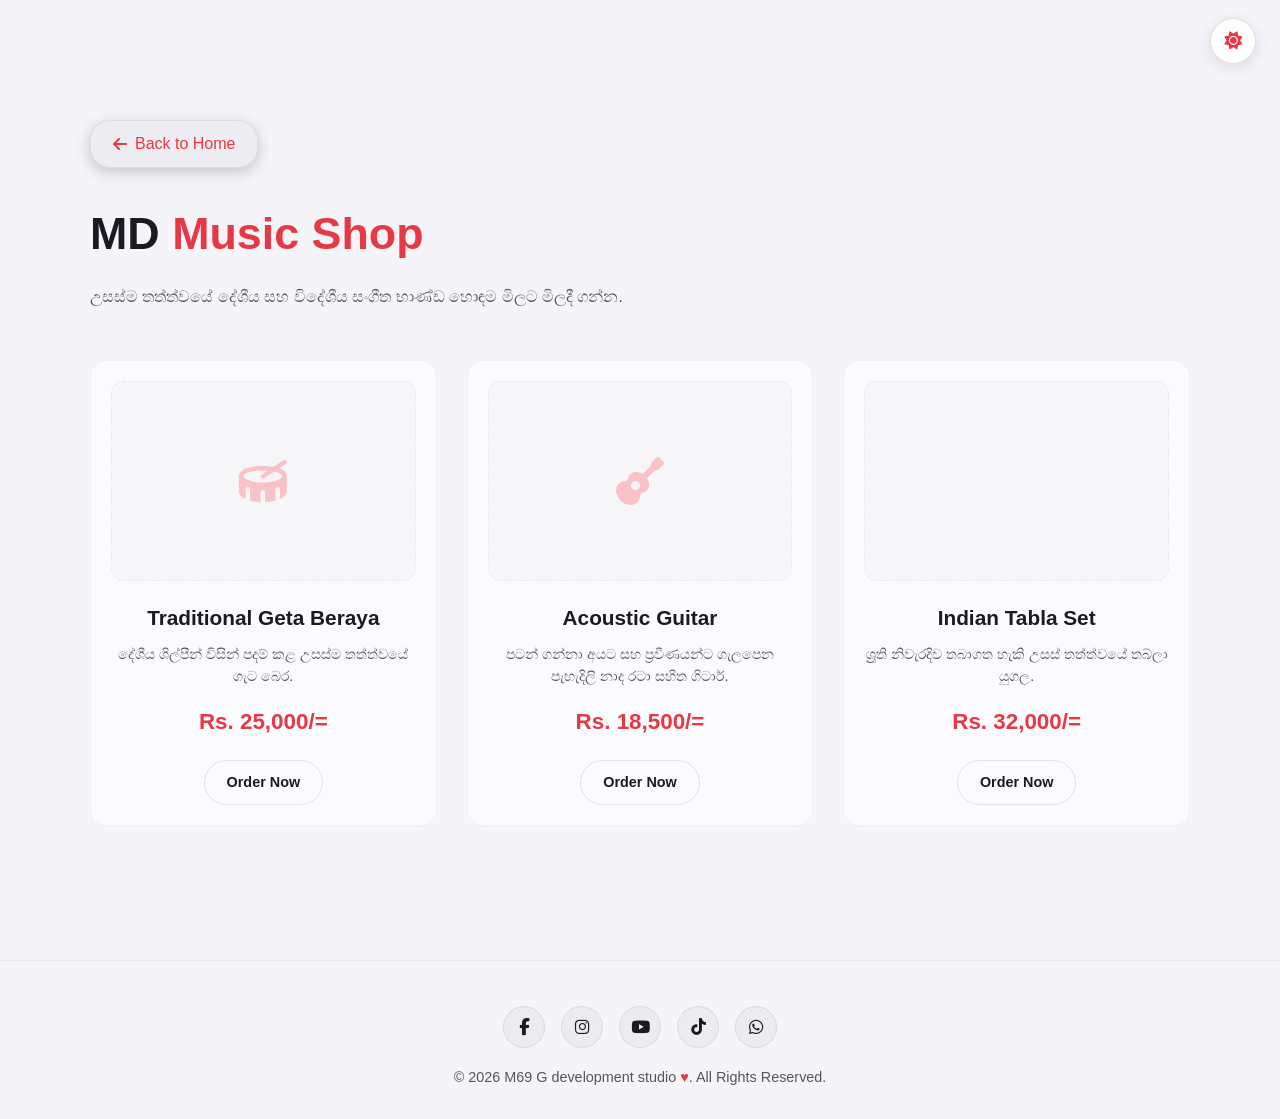
<file: pages/music-shop.html>
<!DOCTYPE html>
<html lang="si">
<head>
    <meta charset="UTF-8">
    <meta name="viewport" content="width=device-width, initial-scale=1.0">
    <title>MsD Music Shop | Maduranga</title>
    <link rel="stylesheet" href="../assets/css/style.css">
    <!-- FontAwesome Icons සඳහා -->
    <link rel="stylesheet" href="https://cdnjs.cloudflare.com/ajax/libs/font-awesome/6.4.0/css/all.min.css">
    <style>
        /* Music Shop Page එකටම විශේෂිත CSS */
        .shop-page {
            padding: 120px 20px 60px;
            background-color: var(--bg-color);
            min-height: 100vh;
            color: var(--text-color);
        }
        .shop-container {
            max-width: 1100px;
            margin: 0 auto;
        }
        .back-btn {
            color: var(--accent-color);
            text-decoration: none;
            display: inline-flex;
            align-items: center;
            gap: 8px;
            font-weight: 500;
            margin-bottom: 30px;
            transition: 0.3s;
        }
        .back-btn:hover {
            transform: translateX(-5px);
        }
        .shop-title {
            font-size: 2.8rem;
            margin-bottom: 15px;
        }
        .shop-title span {
            color: var(--accent-color);
        }
        .shop-subtitle {
            color: var(--text-muted);
            margin-bottom: 50px;
        }
        /* Shop Items Grid Layout */
        .shop-grid {
            display: grid;
            grid-template-columns: repeat(auto-fit, minmax(280px, 1fr));
            gap: 30px;
        }
        .shop-card {
            background: rgba(var(--card-rgb), 0.6);
            border: 1px solid rgba(var(--overlay-rgb), 0.04);
            border-radius: 16px;
            padding: 20px;
            text-align: center;
            transition: all 0.3s ease;
        }
        .shop-card:hover {
            transform: translateY(-5px);
            border-color: var(--accent-color);
            box-shadow: 0 10px 25px rgba(255, 74, 87, 0.05);
        }
        /* පින්තූරය තියෙන තැන (Placeholder එකක් දාලා තියෙන්නේ) */
        .item-image-placeholder {
            width: 100%;
            height: 200px;
            background: rgba(var(--overlay-rgb), 0.02);
            border-radius: 12px;
            display: flex;
            justify-content: center;
            align-items: center;
            font-size: 3rem;
            color: rgba(255, 74, 87, 0.3);
            margin-bottom: 20px;
            border: 1px dashed rgba(var(--overlay-rgb), 0.05);
        }
        .shop-card h3 {
            font-size: 1.3rem;
            margin-bottom: 10px;
            color: var(--text-color);
        }
        .shop-card p {
            color: var(--text-muted);
            font-size: 0.9rem;
            line-height: 1.5;
            margin-bottom: 15px;
            height: 45px; /* ලිස්ට් එක එක සමාන උසකට තියාගන්න */
            overflow: hidden;
        }
        .item-price {
            font-size: 1.4rem;
            font-weight: 700;
            color: var(--accent-color);
            margin-bottom: 20px;
            display: block;
        }
        .order-btn {
            background: transparent;
            color: var(--text-color);
            border: 1px solid rgba(var(--overlay-rgb), 0.1);
            padding: 10px 22px;
            font-size: 0.9rem;
            font-weight: 600;
            border-radius: 25px;
            cursor: pointer;
            text-decoration: none;
            display: inline-block;
            transition: 0.3s;
        }
        .shop-card:hover .order-btn {
            background: var(--accent-color);
            border-color: var(--accent-color);
            box-shadow: 0 0 15px rgba(255, 74, 87, 0.3);
        }
    </style>
</head>
<body>
    <button id="theme-toggle" class="theme-toggle-btn" aria-label="Toggle dark and light mode">
        <i class="fa-solid fa-moon"></i>
        <i class="fa-solid fa-sun"></i>
    </button>

    <div class="shop-page">
        <div class="shop-container">
            
            <!-- ආපසු හැරීමේ බටන් එක -->
            <a href="../index.html" class="back-btn"><i class="fa-solid fa-arrow-left"></i> Back to Home</a>
            
            <h1 class="shop-title">MD <span>Music Shop</span></h1>
            <p class="shop-subtitle">උසස්ම තත්ත්වයේ දේශීය සහ විදේශීය සංගීත භාණ්ඩ හොඳම මිලට මිලදී ගන්න.</p>
            
            <!-- Items Grid -->
            <div class="shop-grid">
                
                <!-- Item 1: Geta Beraya -->
                <div class="shop-card">
                    <div class="item-image-placeholder">
                        <i class="fa-solid fa-drum"></i>
                    </div>
                    <h3>Traditional Geta Beraya</h3>
                    <p>දේශීය ශිල්පීන් විසින් පදම් කළ උසස්ම තත්ත්වයේ ගැට බෙර.</p>
                    <span class="item-price">Rs. 25,000/=</span>
                    <a href="../index.html#contact" class="order-btn">Order Now</a>
                </div>

                <!-- Item 2: Acoustic Guitar -->
                <div class="shop-card">
                    <div class="item-image-placeholder">
                        <i class="fa-solid fa-guitar"></i>
                    </div>
                    <h3>Acoustic Guitar</h3>
                    <p>පටන් ගන්නා අයට සහ ප්‍රවීණයන්ට ගැලපෙන පැහැදිලි නාද රටා සහිත ගිටාර්.</p>
                    <span class="item-price">Rs. 18,500/=</span>
                    <a href="../index.html#contact" class="order-btn">Order Now</a>
                </div>

                <!-- Item 3: Indian Tabla Set -->
                <div class="shop-card">
                    <div class="item-image-placeholder">
                        <i class="fa-solid fa-druming"></i>
                    </div>
                    <h3>Indian Tabla Set</h3>
                    <p>ශ්‍රුති නිවැරදිව තබාගත හැකි උසස් තත්ත්වයේ තබ්ලා යුගල.</p>
                    <span class="item-price">Rs. 32,000/=</span>
                    <a href="../index.html#contact" class="order-btn">Order Now</a>
                </div>

            </div>
        </div>
    </div>

    <footer class="site-footer">
        <div class="footer-socials">
            <a href="#" target="_blank" rel="noopener" aria-label="Facebook"><i class="fa-brands fa-facebook-f"></i></a>
            <a href="#" target="_blank" rel="noopener" aria-label="Instagram"><i class="fa-brands fa-instagram"></i></a>
            <a href="#" target="_blank" rel="noopener" aria-label="YouTube"><i class="fa-brands fa-youtube"></i></a>
            <a href="#" target="_blank" rel="noopener" aria-label="TikTok"><i class="fa-brands fa-tiktok"></i></a>
            <a href="https://wa.me/94000000000" target="_blank" rel="noopener" aria-label="WhatsApp"><i class="fa-brands fa-whatsapp"></i></a>
        </div>
        <p class="footer-copy">&copy; 2026 M69 G development studio <span class="heart">&hearts;</span>. All Rights Reserved.</p>
    </footer>

    <script src="../assets/js/main.js" defer></script>
</body>
</html>
</file>
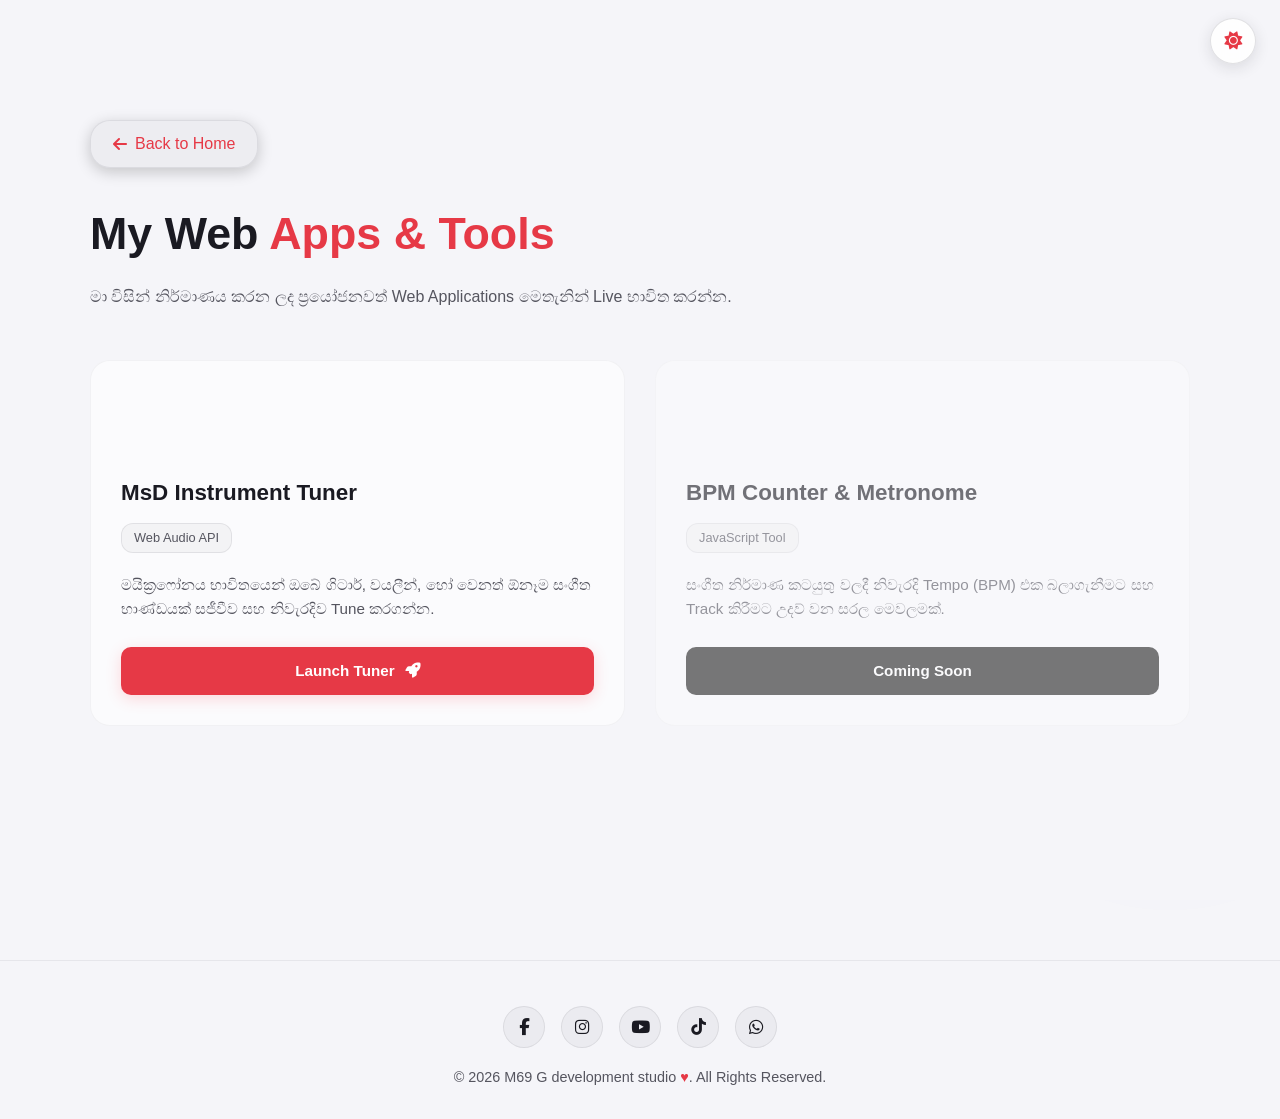
<file: pages/my-apps.html>
<!DOCTYPE html>
<html lang="si">
<head>
    <meta charset="UTF-8">
    <meta name="viewport" content="width=device-width, initial-scale=1.0">
    <title>My Web Apps & Tools | Maduranga</title>
    <link rel="stylesheet" href="../assets/css/style.css">
    <!-- FontAwesome Icons සඳහා -->
    <link rel="stylesheet" href="https://cdnjs.cloudflare.com/ajax/libs/font-awesome/6.4.0/css/all.min.css">
    <style>
        /* Apps Page එකටම විශේෂිත CSS */
        .apps-page {
            padding: 120px 20px 60px;
            background-color: var(--bg-color);
            min-height: 100vh;
            color: var(--text-color);
        }
        .apps-container {
            max-width: 1100px;
            margin: 0 auto;
        }
        .back-btn {
            color: var(--accent-color);
            text-decoration: none;
            display: inline-flex;
            align-items: center;
            gap: 8px;
            font-weight: 500;
            margin-bottom: 30px;
            transition: 0.3s;
        }
        .back-btn:hover {
            transform: translateX(-5px);
        }
        .apps-title {
            font-size: 2.8rem;
            margin-bottom: 15px;
        }
        .apps-title span {
            color: var(--accent-color);
        }
        .apps-subtitle {
            color: var(--text-muted);
            margin-bottom: 50px;
        }
        
        /* Apps Grid Layout */
        .apps-grid {
            display: grid;
            grid-template-columns: repeat(auto-fit, minmax(320px, 1fr));
            gap: 30px;
        }
        .app-card {
            background: rgba(var(--card-rgb), 0.6);
            border: 1px solid rgba(var(--overlay-rgb), 0.04);
            border-radius: 20px;
            padding: 30px;
            transition: all 0.3s ease;
            display: flex;
            flex-direction: column;
            justify-content: space-between;
        }
        .app-card:hover {
            transform: translateY(-5px);
            border-color: var(--accent-color);
            box-shadow: 0 10px 25px rgba(255, 74, 87, 0.05);
        }
        .app-icon {
            font-size: 2.5rem;
            color: var(--accent-color);
            margin-bottom: 20px;
        }
        .app-card h3 {
            font-size: 1.4rem;
            margin-bottom: 12px;
            color: var(--text-color);
        }
        .app-card p {
            color: var(--text-muted);
            font-size: 0.95rem;
            line-height: 1.6;
            margin-bottom: 25px;
        }
        .launch-btn {
            background: var(--accent-color);
            color: #fff;
            border: none;
            padding: 12px 25px;
            font-size: 0.95rem;
            font-weight: 600;
            border-radius: 10px;
            cursor: pointer;
            text-decoration: none;
            display: inline-flex;
            align-items: center;
            justify-content: center;
            gap: 10px;
            transition: 0.3s;
            box-shadow: 0 4px 15px rgba(255, 74, 87, 0.2);
        }
        .launch-btn:hover {
            background: #e03e4a;
            box-shadow: 0 4px 20px rgba(255, 74, 87, 0.4);
        }
        .tech-badge {
            background: rgba(var(--overlay-rgb), 0.03);
            border: 1px solid rgba(var(--overlay-rgb), 0.08);
            padding: 4px 12px;
            border-radius: 12px;
            font-size: 0.8rem;
            color: var(--text-muted);
            margin-bottom: 20px;
            display: inline-block;
            width: fit-content;
        }
    </style>
</head>
<body>
    <button id="theme-toggle" class="theme-toggle-btn" aria-label="Toggle dark and light mode">
        <i class="fa-solid fa-moon"></i>
        <i class="fa-solid fa-sun"></i>
    </button>

    <div class="apps-page">
        <div class="apps-container">
            
            <a href="../index.html" class="back-btn"><i class="fa-solid fa-arrow-left"></i> Back to Home</a>
            
            <h1 class="apps-title">My Web <span>Apps & Tools</span></h1>
            <p class="apps-subtitle">මා විසින් නිර්මාණය කරන ලද ප්‍රයෝජනවත් Web Applications මෙතැනින් Live භාවිත කරන්න.</p>
            
            <!-- Apps Grid -->
            <div class="apps-grid">
                
                <!-- APP 1: Live Instrument Tuner -->
                <div class="app-card">
                    <div>
                        <div class="app-icon"><i class="fa-solid fa-tuning-fork"></i></div>
                        <h3>MsD Instrument Tuner</h3>
                        <span class="tech-badge">Web Audio API</span>
                        <p>මයික්‍රෆෝනය භාවිතයෙන් ඔබේ ගිටාර්, වයලීන්, හෝ වෙනත් ඕනෑම සංගීත භාණ්ඩයක් සජීවීව සහ නිවැරදිව Tune කරගන්න.</p>
                    </div>
                    <a href="tuner.html" class="launch-btn">Launch Tuner <i class="fa-solid fa-rocket"></i></a>
                </div>

                <!-- APP 2: Future BPM Counter / Metronome (Example) -->
                <div class="app-card" style="opacity: 0.6;">
                    <div>
                        <div class="app-icon"><i class="fa-solid fa-metronome"></i></div>
                        <h3>BPM Counter & Metronome</h3>
                        <span class="tech-badge">JavaScript Tool</span>
                        <p>සංගීත නිර්මාණ කටයුතු වලදී නිවැරදි Tempo (BPM) එක බලාගැනීමට සහ Track කිරීමට උදව් වන සරල මෙවලමක්.</p>
                    </div>
                    <a href="#" class="launch-btn" style="background: #222; cursor: not-allowed; box-shadow: none;">Coming Soon</a>
                </div>

            </div>
        </div>
    </div>

    <footer class="site-footer">
        <div class="footer-socials">
            <a href="#" target="_blank" rel="noopener" aria-label="Facebook"><i class="fa-brands fa-facebook-f"></i></a>
            <a href="#" target="_blank" rel="noopener" aria-label="Instagram"><i class="fa-brands fa-instagram"></i></a>
            <a href="#" target="_blank" rel="noopener" aria-label="YouTube"><i class="fa-brands fa-youtube"></i></a>
            <a href="#" target="_blank" rel="noopener" aria-label="TikTok"><i class="fa-brands fa-tiktok"></i></a>
            <a href="https://wa.me/94000000000" target="_blank" rel="noopener" aria-label="WhatsApp"><i class="fa-brands fa-whatsapp"></i></a>
        </div>
        <p class="footer-copy">&copy; 2026 M69 G development studio <span class="heart">&hearts;</span>. All Rights Reserved.</p>
    </footer>

    <script src="../assets/js/main.js" defer></script>
</body>
</html>
</file>
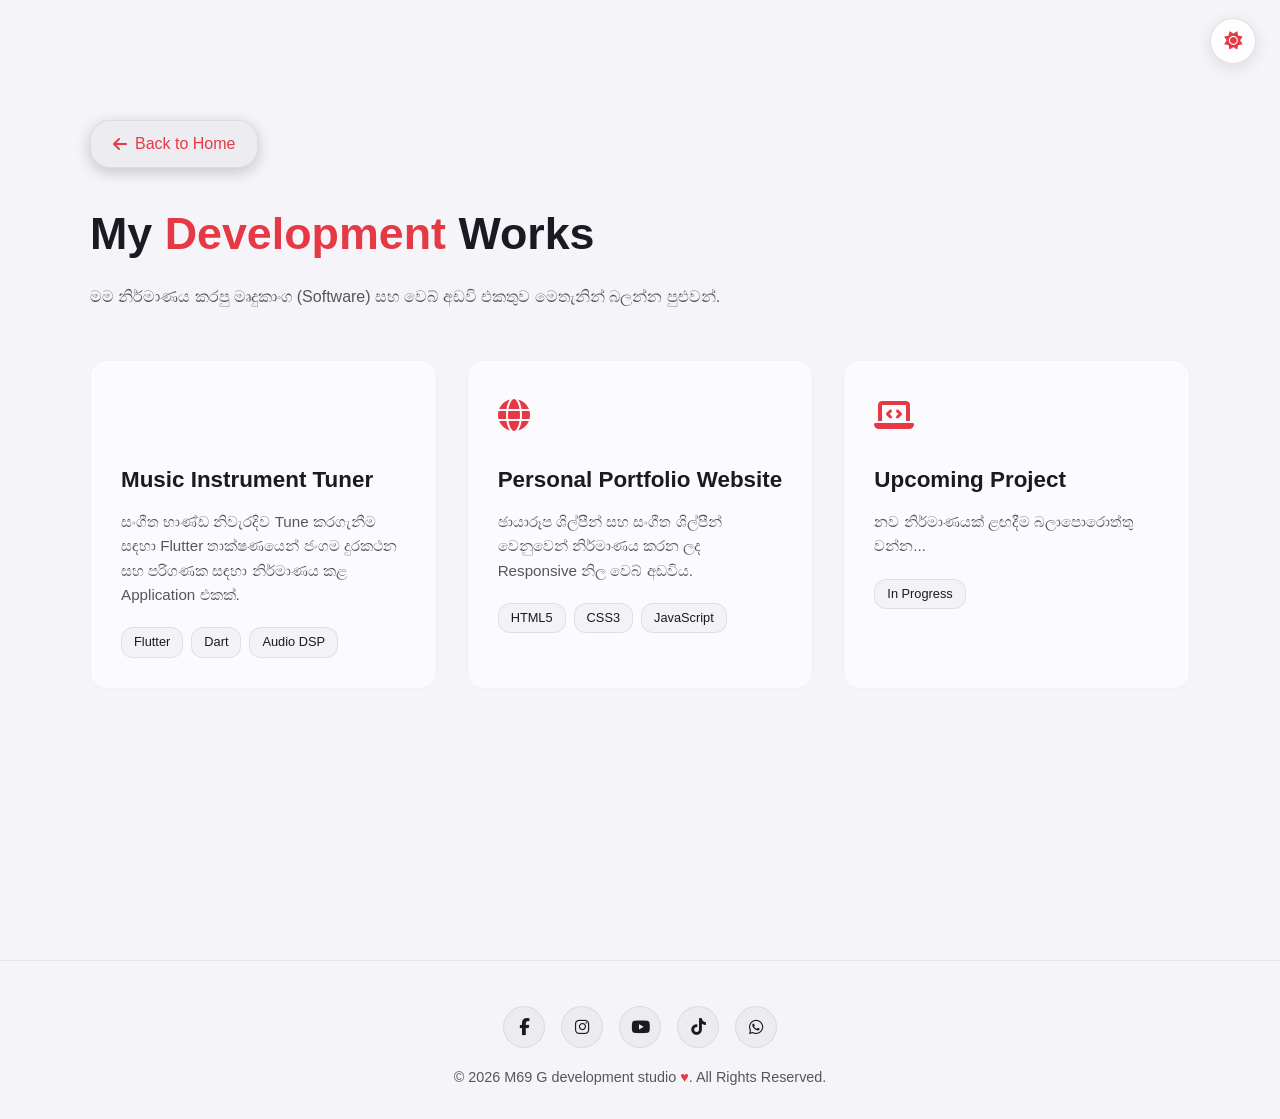
<file: pages/my-development.html>
<!DOCTYPE html>
<html lang="si">
<head>
    <meta charset="UTF-8">
    <meta name="viewport" content="width=device-width, initial-scale=1.0">
    <title>My Development Projects | Maduranga</title>
    <link rel="stylesheet" href="../assets/css/style.css">
    <link rel="stylesheet" href="https://cdnjs.cloudflare.com/ajax/libs/font-awesome/6.4.0/css/all.min.css">
    <style>
        /* Development Page එකටම විශේෂිත සරල CSS */
        .dev-page {
            padding: 120px 20px 60px;
            background-color: var(--bg-color);
            min-height: 100vh;
            color: var(--text-color);
        }
        .dev-container {
            max-width: 1100px;
            margin: 0 auto;
        }
        .back-btn {
            color: var(--accent-color);
            text-decoration: none;
            display: inline-flex;
            align-items: center;
            gap: 8px;
            font-weight: 500;
            margin-bottom: 30px;
            transition: 0.3s;
        }
        .back-btn:hover {
            transform: translateX(-5px);
        }
        .dev-title {
            font-size: 2.8rem;
            margin-bottom: 15px;
        }
        .dev-title span {
            color: var(--accent-color);
        }
        .dev-subtitle {
            color: var(--text-muted);
            margin-bottom: 50px;
        }
        /* Projects Grid Layout */
        .projects-grid {
            display: grid;
            grid-template-columns: repeat(auto-fit, minmax(320px, 1fr));
            gap: 30px;
        }
        .project-card {
            background: rgba(var(--card-rgb), 0.6);
            border: 1px solid rgba(var(--overlay-rgb), 0.04);
            border-radius: 16px;
            padding: 30px;
            transition: all 0.3s ease;
        }
        .project-card:hover {
            transform: translateY(-5px);
            border-color: var(--accent-color);
            box-shadow: 0 10px 25px rgba(255, 74, 87, 0.05);
        }
        .project-icon {
            font-size: 2rem;
            color: var(--accent-color);
            margin-bottom: 20px;
        }
        .project-card h3 {
            font-size: 1.4rem;
            margin-bottom: 12px;
            color: var(--text-color);
        }
        .project-card p {
            color: var(--text-muted);
            font-size: 0.95rem;
            line-height: 1.6;
            margin-bottom: 20px;
        }
        .tech-tags {
            display: flex;
            flex-wrap: wrap;
            gap: 8px;
        }
        .tech-tag {
            background: rgba(var(--overlay-rgb), 0.03);
            border: 1px solid rgba(var(--overlay-rgb), 0.08);
            padding: 4px 12px;
            border-radius: 12px;
            font-size: 0.8rem;
            color: var(--text-color);
        }
    </style>
</head>
<body>
    <button id="theme-toggle" class="theme-toggle-btn" aria-label="Toggle dark and light mode">
        <i class="fa-solid fa-moon"></i>
        <i class="fa-solid fa-sun"></i>
    </button>

    <div class="dev-page">
        <div class="dev-container">
            
            <a href="../index.html" class="back-btn"><i class="fa-solid fa-arrow-left"></i> Back to Home</a>
            
            <h1 class="dev-title">My <span>Development</span> Works</h1>
            <p class="dev-subtitle">මම නිර්මාණය කරපු මෘදුකාංග (Software) සහ වෙබ් අඩවි එකතුව මෙතැනින් බලන්න පුළුවන්.</p>
            
            <div class="projects-grid">
                
                <div class="project-card">
                    <div class="project-icon"><i class="fa-solid fa-tuning-fork"></i></div>
                    <h3>Music Instrument Tuner</h3>
                    <p>සංගීත භාණ්ඩ නිවැරදිව Tune කරගැනීම සඳහා Flutter තාක්ෂණයෙන් ජංගම දුරකථන සහ පරිගණක සඳහා නිර්මාණය කළ Application එකක්.</p>
                    <div class="tech-tags">
                        <span class="tech-tag">Flutter</span>
                        <span class="tech-tag">Dart</span>
                        <span class="tech-tag">Audio DSP</span>
                    </div>
                </div>

                <div class="project-card">
                    <div class="project-icon"><i class="fa-solid fa-globe"></i></div>
                    <h3>Personal Portfolio Website</h3>
                    <p>ඡායාරූප ශිල්පීන් සහ සංගීත ශිල්පීන් වෙනුවෙන් නිර්මාණය කරන ලද Responsive නිල වෙබ් අඩවිය.</p>
                    <div class="tech-tags">
                        <span class="tech-tag">HTML5</span>
                        <span class="tech-tag">CSS3</span>
                        <span class="tech-tag">JavaScript</span>
                    </div>
                </div>

                <div class="project-card">
                    <div class="project-icon"><i class="fa-solid fa-laptop-code"></i></div>
                    <h3>Upcoming Project</h3>
                    <p>නව නිර්මාණයක් ළඟදීම බලාපොරොත්තු වන්න...</p>
                    <div class="tech-tags">
                        <span class="tech-tag">In Progress</span>
                    </div>
                </div>

            </div>
        </div>
    </div>

    <footer class="site-footer">
        <div class="footer-socials">
            <a href="#" target="_blank" rel="noopener" aria-label="Facebook"><i class="fa-brands fa-facebook-f"></i></a>
            <a href="#" target="_blank" rel="noopener" aria-label="Instagram"><i class="fa-brands fa-instagram"></i></a>
            <a href="#" target="_blank" rel="noopener" aria-label="YouTube"><i class="fa-brands fa-youtube"></i></a>
            <a href="#" target="_blank" rel="noopener" aria-label="TikTok"><i class="fa-brands fa-tiktok"></i></a>
            <a href="https://wa.me/94000000000" target="_blank" rel="noopener" aria-label="WhatsApp"><i class="fa-brands fa-whatsapp"></i></a>
        </div>
        <p class="footer-copy">&copy; 2026 M69 G development studio <span class="heart">&hearts;</span>. All Rights Reserved.</p>
    </footer>

    <script src="../assets/js/main.js" defer></script>
</body>
</html>
</file>
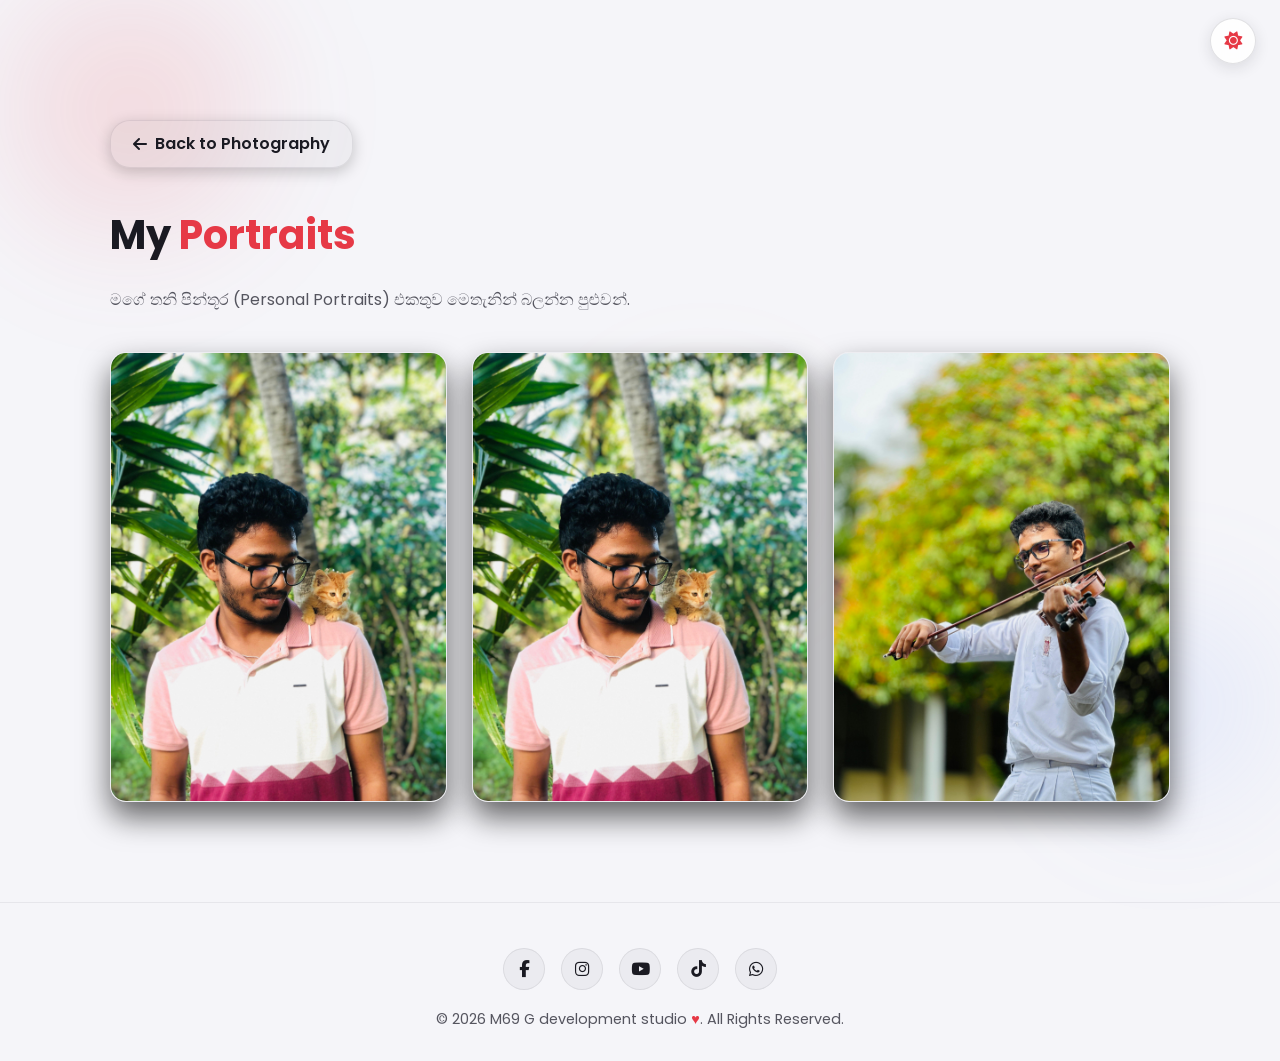
<file: pages/my-portraits.html>
<!DOCTYPE html>
<html lang="en">
<head>
    <meta charset="UTF-8">
    <meta name="viewport" content="width=device-width, initial-scale=1.0">
    <title>My Portraits | Maduranga</title>
    <link href="https://fonts.googleapis.com/css2?family=Poppins:wght@300;400;600;700&display=swap" rel="stylesheet">
    <link rel="stylesheet" href="https://cdnjs.cloudflare.com/ajax/libs/font-awesome/6.4.0/css/all.min.css">
    
    <link rel="stylesheet" href="../assets/css/style.css">
    
    <style>
        .gallery-grid { display: grid; grid-template-columns: repeat(auto-fill, minmax(280px, 1fr)); gap: 25px; margin-top: 40px; }
        .gallery-item { width: 100%; height: 450px; border-radius: 16px; overflow: hidden; box-shadow: 0 15px 30px rgba(0,0,0,0.6); position: relative; border: 1px solid rgba(var(--overlay-rgb),0.03); }
        .gallery-item img { width: 100%; height: 100%; object-fit: cover; transition: transform 0.6s cubic-bezier(0.165, 0.84, 0.44, 1); }
        .gallery-item:hover img { transform: scale(1.06); }
    </style>
</head>
<body>
    <button id="theme-toggle" class="theme-toggle-btn" aria-label="Toggle dark and light mode">
        <i class="fa-solid fa-moon"></i>
        <i class="fa-solid fa-sun"></i>
    </button>
    <!-- ලෝගෝ එක සහිත LOADING SCREEN එක -->
    <div class="loader-wrapper" id="preloader">
        <div class="loader-logo-container">
            <div class="loader-ring"></div>
            <i class="fa-solid fa-music"></i>
        </div>
        <div class="loader-text">Maduranga<span>.</span></div>
    </div>


    <div class="sub-container">
        <a href="photography.html" class="back-btn"><i class="fa-solid fa-arrow-left"></i> Back to Photography</a>
        
        <h1>My <span>Portraits</span></h1>
        <p class="sub-desc">මගේ තනි පින්තූර (Personal Portraits) එකතුව මෙතැනින් බලන්න පුළුවන්.</p>
        
        <div class="gallery-grid">
            <!-- ඔයාගේ පළවෙනි පින්තූරය -->
            <div class="gallery-item">
                <img src="../assets/images/g1.jpg" alt="Maduranga Portrait 1">
            </div>
            
            <!-- ඔයාගේ දෙවෙනි පින්තූරය -->
            <div class="gallery-item">
                <img src="../assets/images/g1.jpg" alt="Maduranga Portrait 2">
            </div>
            
            <!-- ඔයාගේ තුන්වෙනි පින්තූරය -->
            <div class="gallery-item">
                <img src="../assets/images/g.jpg" alt="Maduranga Portrait 3">
            </div>
        </div>
    </div>


    <footer class="site-footer">
        <div class="footer-socials">
            <a href="#" target="_blank" rel="noopener" aria-label="Facebook"><i class="fa-brands fa-facebook-f"></i></a>
            <a href="#" target="_blank" rel="noopener" aria-label="Instagram"><i class="fa-brands fa-instagram"></i></a>
            <a href="#" target="_blank" rel="noopener" aria-label="YouTube"><i class="fa-brands fa-youtube"></i></a>
            <a href="#" target="_blank" rel="noopener" aria-label="TikTok"><i class="fa-brands fa-tiktok"></i></a>
            <a href="https://wa.me/94000000000" target="_blank" rel="noopener" aria-label="WhatsApp"><i class="fa-brands fa-whatsapp"></i></a>
        </div>
        <p class="footer-copy">&copy; 2026 M69 G development studio <span class="heart">&hearts;</span>. All Rights Reserved.</p>
    </footer>

    <script src="../assets/js/main.js" defer></script>
</body>
</html>
</file>
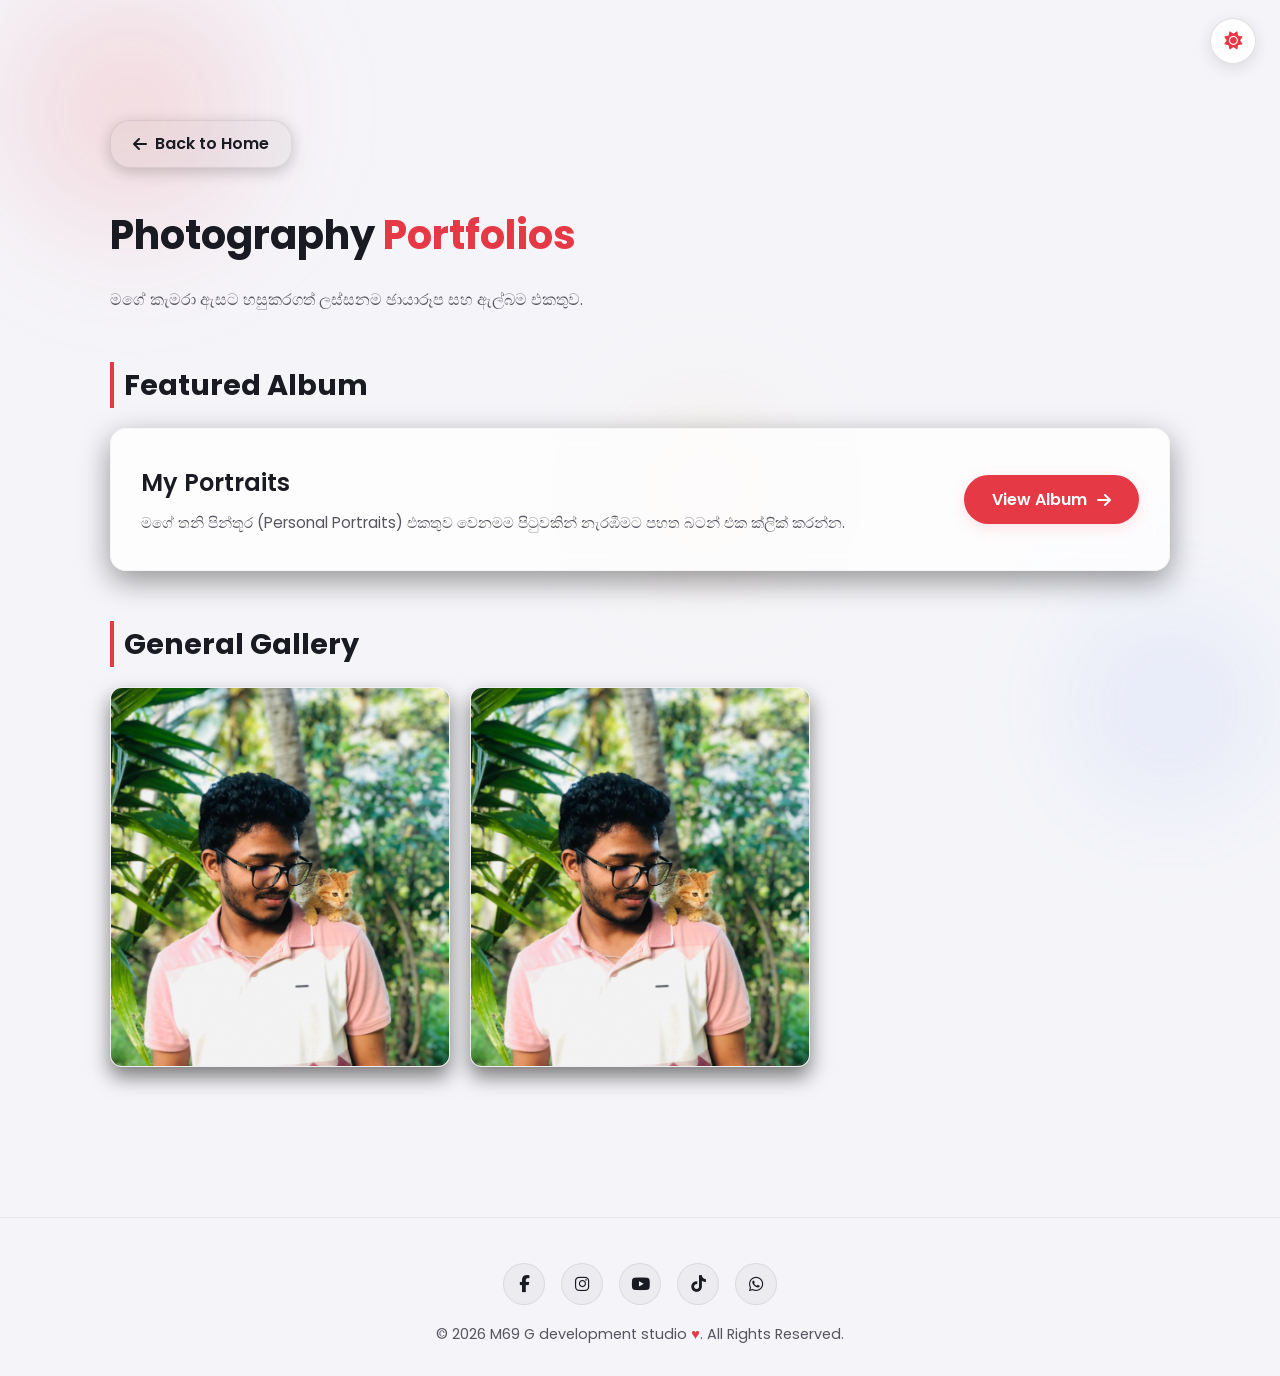
<file: pages/photography.html>
<!DOCTYPE html>
<html lang="en">
<head>
    <meta charset="UTF-8">
    <meta name="viewport" content="width=device-width, initial-scale=1.0">
    <title>Photography Gallery | Maduranga</title>
    <link href="https://fonts.googleapis.com/css2?family=Poppins:wght@300;400;600;700&display=swap" rel="stylesheet">
    <link rel="stylesheet" href="https://cdnjs.cloudflare.com/ajax/libs/font-awesome/6.4.0/css/all.min.css">
    
    <link rel="stylesheet" href="../assets/css/style.css">
    
    <style>
        .gallery-section { margin-top: 50px; }
        .gallery-section h2 { font-size: 1.8rem; margin-bottom: 20px; color: var(--text-color); border-left: 4px solid var(--accent-color); padding-left: 10px; }
        
        /* Album Card Styling */
        .portrait-album-card {
            background-color: var(--card-bg);
            padding: 35px 30px;
            border-radius: 16px;
            border: 1px solid rgba(var(--overlay-rgb),0.03);
            backdrop-filter: blur(10px);
            -webkit-backdrop-filter: blur(10px);
            display: flex;
            align-items: center;
            justify-content: space-between;
            margin-bottom: 50px;
            box-shadow: 0 10px 30px rgba(0,0,0,0.4);
        }
        .album-info h3 { font-size: 1.5rem; margin-bottom: 8px; font-weight: 600; }
        .album-info p { color: var(--text-muted); font-size: 0.95rem; }
        
        .view-btn {
            background-color: var(--accent-color);
            color: white;
            padding: 12px 28px;
            border-radius: 25px;
            text-decoration: none;
            font-weight: 600;
            transition: 0.3s cubic-bezier(0.165, 0.84, 0.44, 1);
            display: inline-flex;
            align-items: center;
            gap: 10px;
        }
        .view-btn:hover {
            opacity: 0.9;
            box-shadow: 0 5px 25px rgba(255, 74, 87, 0.4);
            transform: translateY(-2px);
        }

        .gallery-grid { display: grid; grid-template-columns: repeat(auto-fill, minmax(280px, 1fr)); gap: 20px; margin-bottom: 50px; }
        .gallery-item { width: 100%; height: 380px; border-radius: 12px; overflow: hidden; box-shadow: 0 10px 20px rgba(0,0,0,0.5); position: relative; border: 1px solid rgba(var(--overlay-rgb),0.02); }
        .gallery-item img { width: 100%; height: 100%; object-fit: cover; transition: 0.5s ease; }
        .gallery-item:hover img { transform: scale(1.05); }

        @media (max-width: 576px) {
            .portrait-album-card { flex-direction: column; text-align: center; gap: 20px; padding: 30px 20px; }
        }
    </style>
</head>
<body>
    <button id="theme-toggle" class="theme-toggle-btn" aria-label="Toggle dark and light mode">
        <i class="fa-solid fa-moon"></i>
        <i class="fa-solid fa-sun"></i>
    </button>
    <!-- ලෝගෝ එක සහිත LOADING SCREEN එක -->
    <div class="loader-wrapper" id="preloader">
        <div class="loader-logo-container">
            <div class="loader-ring"></div>
            <i class="fa-solid fa-camera"></i>
        </div>
        <div class="loader-text">Maduranga<span>.</span></div>
    </div>







    <div class="sub-container">
        <a href="../index.html#services" class="back-btn"><i class="fa-solid fa-arrow-left"></i> Back to Home</a>
        <h1>Photography <span>Portfolios</span></h1>
        <p class="sub-desc">මගේ කැමරා ඇසට හසුකරගත් ලස්සනම ඡායාරූප සහ ඇල්බම එකතුව.</p>
        
        <!-- SECTION 1: MY PORTRAITS (මෙතනින් අලුත් පේජ් එකට ලින්ක් කරා) -->
        <div class="gallery-section">
            <h2>Featured Album</h2>
            <div class="portrait-album-card">
                <div class="album-info">
                    <h3>My Portraits</h3>
                    <p>මගේ තනි පින්තූර (Personal Portraits) එකතුව වෙනමම පිටුවකින් නැරඹීමට පහත බටන් එක ක්ලික් කරන්න.</p>
                </div>
                <!-- මේ බටන් එකෙන් අලුතින් හදන my-portraits.html පිටුවට යනවා -->
                <a href="my-portraits.html" class="view-btn">View Album <i class="fa-solid fa-arrow-right"></i></a>
            </div>
        </div>

        <!-- SECTION 2: GENERAL GALLERY (ඔයාගේ කලින් තිබ්බ පින්තූර ටික) -->
        <div class="gallery-section">
            <h2>General Gallery</h2>
            <div class="gallery-grid">
                <div class="gallery-item">
                    <img src="../assets/images/g1.jpg" alt="Photography Work 1">
                </div>
                <div class="gallery-item">
                    <img src="../assets/images/g1.jpg" alt="Photography Work 2">
                </div>
            </div>
        </div>

    </div>






    <footer class="site-footer">
        <div class="footer-socials">
            <a href="#" target="_blank" rel="noopener" aria-label="Facebook"><i class="fa-brands fa-facebook-f"></i></a>
            <a href="#" target="_blank" rel="noopener" aria-label="Instagram"><i class="fa-brands fa-instagram"></i></a>
            <a href="#" target="_blank" rel="noopener" aria-label="YouTube"><i class="fa-brands fa-youtube"></i></a>
            <a href="#" target="_blank" rel="noopener" aria-label="TikTok"><i class="fa-brands fa-tiktok"></i></a>
            <a href="https://wa.me/94000000000" target="_blank" rel="noopener" aria-label="WhatsApp"><i class="fa-brands fa-whatsapp"></i></a>
        </div>
        <p class="footer-copy">&copy; 2026 M69 G development studio <span class="heart">&hearts;</span>. All Rights Reserved.</p>
    </footer>

    <script src="../assets/js/main.js" defer></script>
</body>
</html>
</file>
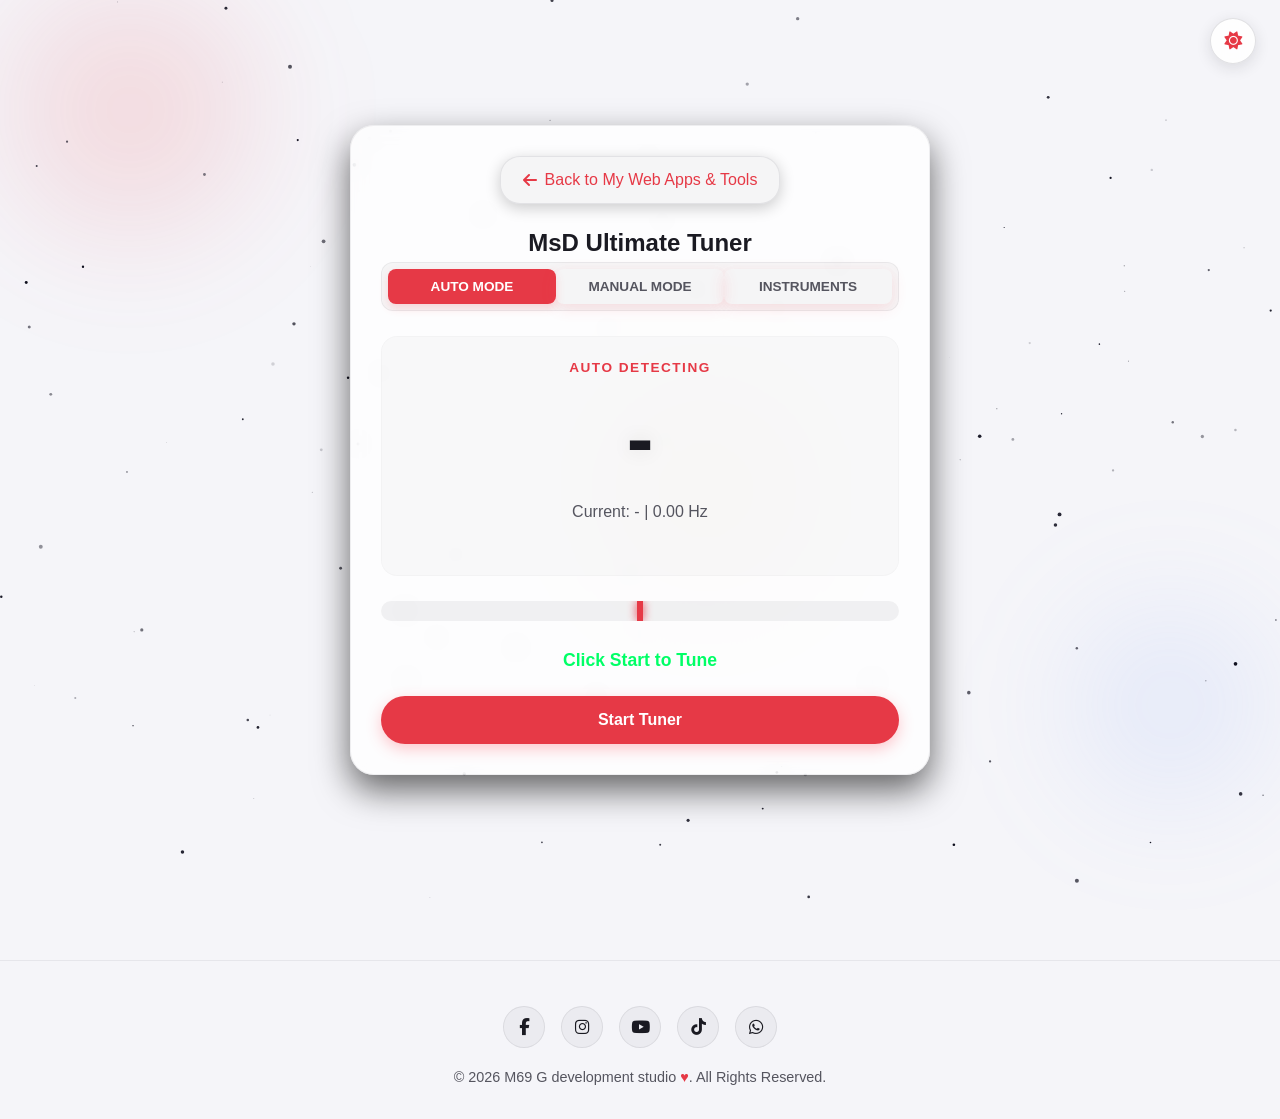
<file: pages/tuner.html>
<!DOCTYPE html>
<html lang="si">
<head>
    <meta charset="UTF-8">
    <meta name="viewport" content="width=device-width, initial-scale=1.0">
    <title>MsD Ultimate Instrument Tuner | Maduranga</title>
    <link rel="stylesheet" href="../assets/css/style.css">
    <link rel="stylesheet" href="https://cdnjs.cloudflare.com/ajax/libs/font-awesome/6.4.0/css/all.min.css">
    <style>
        /* 🌌 BACKGROUND & CANVAS STYLE */
        body {
            margin: 0;
            padding: 0;
            background-color: var(--bg-color);
            overflow-x: hidden;
            font-family: sans-serif;
        }
        #starCanvas {
            position: fixed;
            top: 0;
            left: 0;
            width: 100vw;
            height: 100vh;
            z-index: -1; /* ටියුනර් එකට පිටුපසින් තරු පෙනීමට */
            pointer-events: none;
        }

        .tuner-page {
            padding: 40px 20px;
            min-height: 100vh;
            color: var(--text-color);
            display: flex;
            justify-content: center;
            align-items: center;
            box-sizing: border-box;
        }
        .tuner-container {
            max-width: 580px;
            width: 100%;
            background: rgba(var(--card-rgb), 0.75); /* තරු ලස්සනට පෙනෙන්න ටිකක් transparent කළා */
            border: 1px solid rgba(var(--overlay-rgb), 0.06);
            backdrop-filter: blur(8px); /* Glassmorphism look */
            border-radius: 24px;
            padding: 30px;
            text-align: center;
            box-shadow: 0 15px 35px rgba(0,0,0,0.6);
        }
        
        /* 🔙 BACK BUTTON STYLE */
        .back-btn {
            color: var(--accent-color);
            text-decoration: none;
            display: inline-flex;
            align-items: center;
            gap: 8px;
            font-weight: 500;
            margin-bottom: 20px;
            transition: 0.3s;
        }
        .back-btn:hover { transform: translateX(-5px); color: var(--accent-color); }

        /* 🎛️ Mode Toggle Switch */
        .mode-container {
            display: flex;
            background: rgba(var(--overlay-rgb), 0.03);
            padding: 6px;
            border-radius: 12px;
            margin-bottom: 25px;
            border: 1px solid rgba(var(--overlay-rgb),0.05);
        }
        .mode-btn {
            flex: 1;
            background: none;
            border: none;
            color: var(--text-muted);
            padding: 10px;
            font-weight: 600;
            cursor: pointer;
            border-radius: 8px;
            transition: 0.2s;
            font-size: 0.85rem;
        }
        .mode-btn.active {
            background: var(--accent-color);
            color: #fff;
            box-shadow: 0 4px 10px rgba(255, 74, 87, 0.2);
        }

        /* Dropdowns & Selectors Layouts */
        .panel { display: none; }
        .panel.active { display: block; }
        
        .selector-label {
            font-size: 0.85rem;
            color: var(--text-muted);
            text-transform: uppercase;
            letter-spacing: 1px;
            margin-bottom: 8px;
            text-align: left;
            margin-top: 15px;
        }
        
        .dropdown-group {
            display: grid;
            grid-template-columns: 1fr 1fr;
            gap: 15px;
            margin-bottom: 15px;
        }
        .dropdown-group.three-cols {
            grid-template-columns: 1.2fr 1.2fr 1fr;
        }
        select {
            background: rgba(var(--card-rgb), 0.6);
            border: 1px solid rgba(var(--overlay-rgb),0.1);
            color: var(--text-color);
            padding: 12px;
            border-radius: 8px;
            font-weight: 600;
            cursor: pointer;
            outline: none;
            width: 100%;
        }
        select:disabled { opacity: 0.3; cursor: not-allowed; }

        .btn-group {
            display: grid;
            grid-template-columns: repeat(7, 1fr);
            gap: 8px;
            margin-bottom: 15px;
        }
        .btn-group.accidental { grid-template-columns: repeat(3, 1fr); }
        .btn-group.octave { grid-template-columns: repeat(9, 1fr); }
        .btn-group.strings { grid-template-columns: repeat(4, 1fr); }

        .select-btn {
            background: rgba(var(--overlay-rgb), 0.05);
            border: 1px solid rgba(var(--overlay-rgb), 0.1);
            color: var(--text-color);
            padding: 12px 5px;
            border-radius: 8px;
            cursor: pointer;
            font-weight: 600;
            transition: all 0.2s ease;
            font-size: 0.85rem;
        }
        .select-btn:hover { background: rgba(var(--overlay-rgb), 0.15); }
        .select-btn.active {
            background: var(--accent-color);
            border-color: var(--accent-color);
            box-shadow: 0 0 10px rgba(255, 74, 87, 0.4);
        }

        /* Tuner Display UI */
        .display-card {
            background: rgba(var(--overlay-rgb), 0.02);
            padding: 20px;
            border-radius: 16px;
            margin: 25px 0;
            border: 1px solid rgba(var(--overlay-rgb),0.02);
        }
        .mode-title {
            font-size: 0.85rem;
            color: var(--accent-color);
            text-transform: uppercase;
            letter-spacing: 1.5px;
            font-weight: bold;
        }
        .note-display {
            font-size: 5rem;
            font-weight: 800;
            color: var(--text-color);
            margin: 10px 0;
            text-shadow: 0 0 20px rgba(var(--overlay-rgb), 0.1);
            height: 100px;
            display: flex;
            align-items: center;
            justify-content: center;
        }
        
        .sub-details {
            font-size: 1rem;
            color: var(--text-muted);
            margin-top: 5px;
            min-height: 24px;
        }
        .distance-text {
            font-size: 0.95rem;
            font-weight: 600;
            margin-top: 8px;
            color: #ffaa00;
            min-height: 22px;
        }

        /* Tuner Meter Gauge */
        .meter-container {
            position: relative;
            width: 100%;
            height: 20px;
            background: rgba(var(--overlay-rgb),0.05);
            border-radius: 10px;
            margin-bottom: 25px;
            overflow: hidden;
        }
        .meter-pointer {
            position: absolute;
            top: 0;
            left: 50%;
            width: 6px;
            height: 100%;
            background: var(--accent-color);
            transition: left 0.1s ease;
            transform: translateX(-50%);
            box-shadow: 0 0 10px var(--accent-color);
        }
        .meter-center {
            position: absolute;
            left: 50%;
            top: 0;
            width: 2px;
            height: 100%;
            background: #00ff66;
            transform: translateX(-50%);
        }

        .status-text {
            font-size: 1.1rem;
            color: #00ff66;
            font-weight: 600;
            margin-bottom: 25px;
            height: 25px;
        }
        .start-btn {
            background: var(--accent-color);
            color: #fff;
            border: none;
            padding: 15px 35px;
            font-size: 1rem;
            font-weight: 600;
            border-radius: 30px;
            cursor: pointer;
            transition: 0.3s;
            box-shadow: 0 5px 15px rgba(255, 74, 87, 0.3);
            width: 100%;
        }
        .start-btn:hover { background: #e03e4a; }
    </style>
</head>
<body>
    <button id="theme-toggle" class="theme-toggle-btn" aria-label="Toggle dark and light mode">
        <i class="fa-solid fa-moon"></i>
        <i class="fa-solid fa-sun"></i>
    </button>

    <canvas id="starCanvas"></canvas>

    <div class="tuner-page">
        <div class="tuner-container">
            <a href="my-development.html" class="back-btn"><i class="fa-solid fa-arrow-left"></i> Back to My Web Apps & Tools</a>
            
            <h2>MsD Ultimate Tuner</h2>
            
            <div class="mode-container">
                <button class="mode-btn active" data-mode="auto">AUTO MODE</button>
                <button class="mode-btn" data-mode="manual">MANUAL MODE</button>
                <button class="mode-btn" data-mode="instrument">INSTRUMENTS</button>
            </div>
            
            <div id="autoPanel" class="panel active"></div>

            <div id="manualPanel" class="panel">
                <div class="selector-label">1. Select Target Note</div>
                <div class="btn-group" id="noteSelector">
                    <button class="select-btn active" data-note="C">C</button>
                    <button class="select-btn" data-note="D">D</button>
                    <button class="select-btn" data-note="E">E</button>
                    <button class="select-btn" data-note="F">F</button>
                    <button class="select-btn" data-note="G">G</button>
                    <button class="select-btn" data-note="A">A</button>
                    <button class="select-btn" data-note="B">B</button>
                </div>
                <div class="selector-label">2. Accidental (# / b)</div>
                <div class="btn-group accidental" id="accidentalSelector">
                    <button class="select-btn active" data-acc="">Natural</button>
                    <button class="select-btn" data-acc="#">Sharp (#)</button>
                    <button class="select-btn" data-acc="b">Flat (b)</button>
                </div>
                <div class="selector-label">3. Select Octave</div>
                <div class="btn-group octave" id="octaveSelector">
                    <button class="select-btn" data-octave="0">0</button>
                    <button class="select-btn" data-octave="1">1</button>
                    <button class="select-btn" data-octave="2">2</button>
                    <button class="select-btn" data-octave="3">3</button>
                    <button class="select-btn active" data-octave="4">4</button>
                    <button class="select-btn" data-octave="5">5</button>
                    <button class="select-btn" data-octave="6">6</button>
                    <button class="select-btn" data-octave="7">7</button>
                    <button class="select-btn" data-octave="8">8</button>
                </div>
            </div>

            <div id="instrumentPanel" class="panel">
                <div class="dropdown-group three-cols">
                    <div>
                        <div class="selector-label">Instrument</div>
                        <select id="instSelect">
                            <option value="violin">Violin (වයලින්)</option>
                            <option value="guitar">Guitar (ගිටාර්)</option>
                        </select>
                    </div>
                    <div>
                        <div class="selector-label">Tuning Style</div>
                        <select id="styleSelect">
                            </select>
                    </div>
                    <div>
                        <div class="selector-label">Base Pitch (Sa)</div>
                        <select id="pitchSelect">
                            <option value="C">C</option>
                            <option value="C#">C#</option>
                            <option value="D">D</option>
                            <option value="D#" selected>D#</option>
                            <option value="E">E</option>
                            <option value="F">F</option>
                            <option value="F#">F#</option>
                            <option value="G">G</option>
                            <option value="G#">G#</option>
                            <option value="A">A</option>
                            <option value="A#">A#</option>
                            <option value="B">B</option>
                        </select>
                    </div>
                </div>
                <div class="selector-label">Select String / තන්තුව</div>
                <div class="btn-group strings" id="stringSelector">
                    </div>
            </div>

            <div class="display-card">
                <div class="mode-title" id="displayModeTitle">Auto Detecting</div>
                <div class="note-display" id="note">-</div>
                
                <div class="sub-details" id="subDetails">Current: - | 0.00 Hz</div>
                <div class="distance-text" id="distanceText"></div>
            </div>
            
            <div class="meter-container">
                <div class="meter-center"></div>
                <div class="meter-pointer" id="pointer"></div>
            </div>
            
            <div class="status-text" id="status">Click Start to Tune</div>
            <button class="start-btn" id="startBtn">Start Tuner</button>
        </div>
    </div>

    
    <footer class="site-footer">
        <div class="footer-socials">
            <a href="#" target="_blank" rel="noopener" aria-label="Facebook"><i class="fa-brands fa-facebook-f"></i></a>
            <a href="#" target="_blank" rel="noopener" aria-label="Instagram"><i class="fa-brands fa-instagram"></i></a>
            <a href="#" target="_blank" rel="noopener" aria-label="YouTube"><i class="fa-brands fa-youtube"></i></a>
            <a href="#" target="_blank" rel="noopener" aria-label="TikTok"><i class="fa-brands fa-tiktok"></i></a>
            <a href="https://wa.me/94000000000" target="_blank" rel="noopener" aria-label="WhatsApp"><i class="fa-brands fa-whatsapp"></i></a>
        </div>
        <p class="footer-copy">&copy; 2026 M69 G development studio <span class="heart">&hearts;</span>. All Rights Reserved.</p>
    </footer>

    <script src="../assets/js/main.js" defer></script>
    <script src="../assets/js/tuner.js" defer></script>
</body>
</html>
</file>
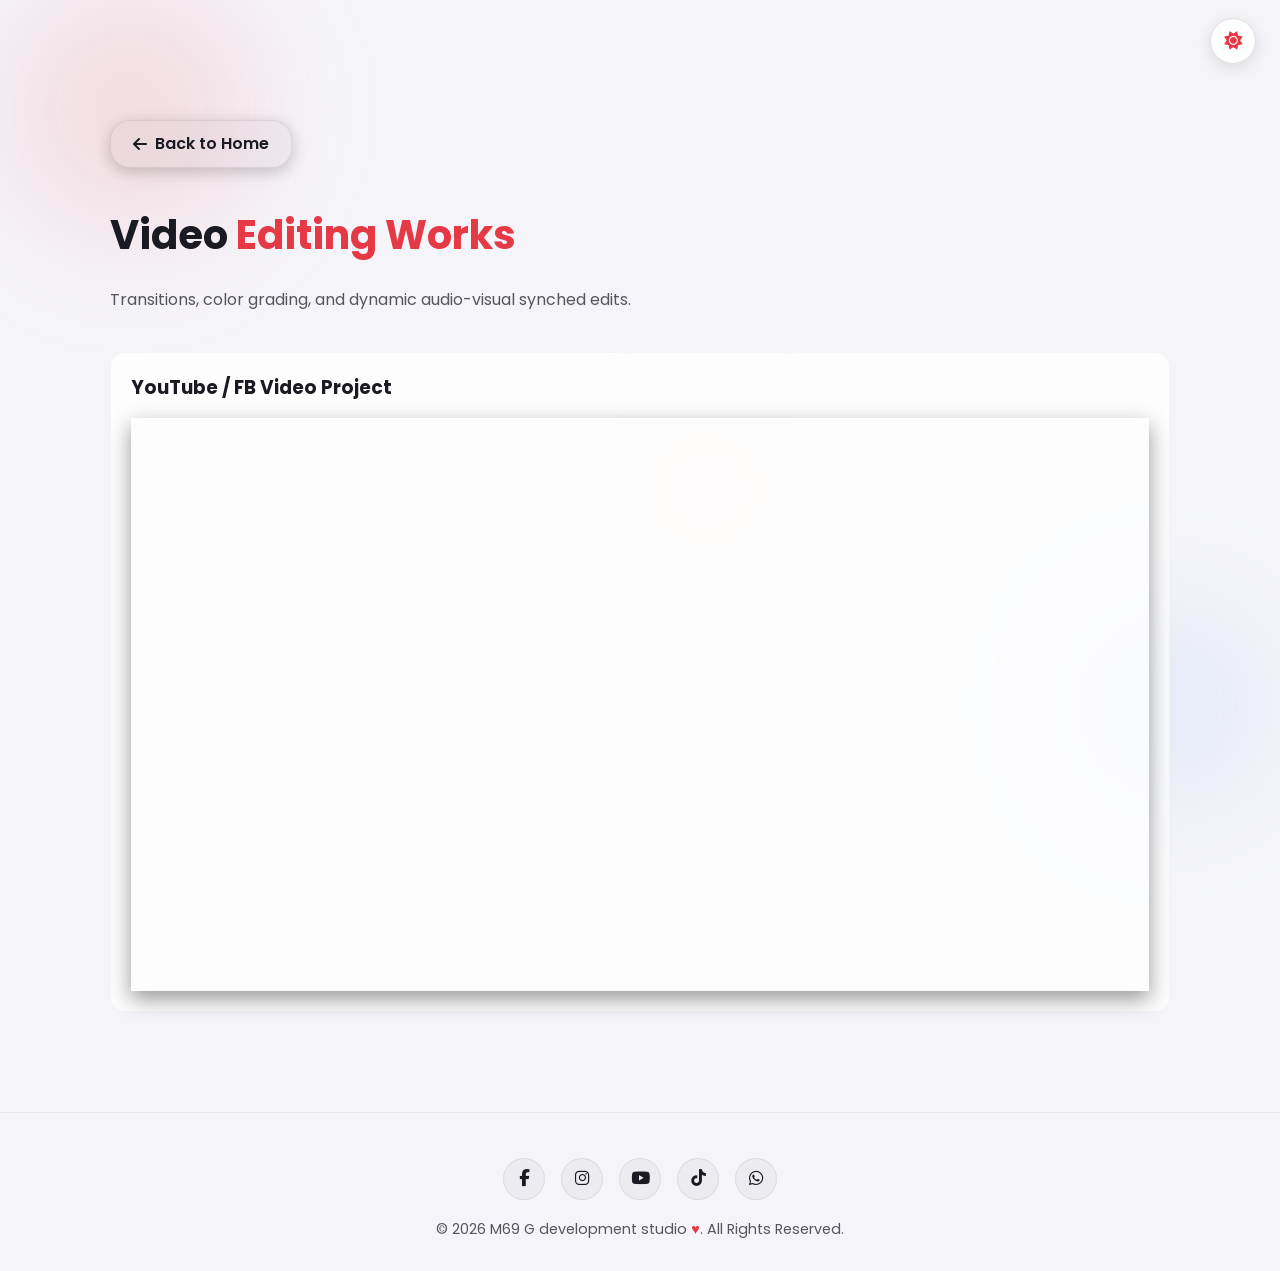
<file: pages/video-editing.html>
<!DOCTYPE html>
<html lang="en">
<head>
    <meta charset="UTF-8">
    <meta name="viewport" content="width=device-width, initial-scale=1.0">
    <title>Video Editing Projects | Maduranga</title>
    <link href="https://fonts.googleapis.com/css2?family=Poppins:wght@300;400;600;700&display=swap" rel="stylesheet">
    <link rel="stylesheet" href="https://cdnjs.cloudflare.com/ajax/libs/font-awesome/6.4.0/css/all.min.css">
    
    <link rel="stylesheet" href="../assets/css/style.css">
    
    <style>
        .edit-grid { display: grid; grid-template-columns: repeat(auto-fit, minmax(320px, 1fr)); gap: 30px; margin-top: 40px; }
        .edit-card { background-color: var(--card-bg); padding: 20px; border-radius: 15px; border: 1px solid rgba(var(--overlay-rgb),0.03); backdrop-filter: blur(10px); }
        .video-box { position: relative; padding-bottom: 56.25%; height: 0; margin-top: 15px; box-shadow: 0 8px 20px rgba(0,0,0,0.4); }
        .video-box iframe { position: absolute; top: 0; left: 0; width: 100%; height: 100%; border-radius: 8px; }
    </style>
</head>
<body>
    <button id="theme-toggle" class="theme-toggle-btn" aria-label="Toggle dark and light mode">
        <i class="fa-solid fa-moon"></i>
        <i class="fa-solid fa-sun"></i>
    </button>
    <!-- ලෝගෝ එක සහිත LOADING SCREEN එක -->
    <div class="loader-wrapper" id="preloader">
        <div class="loader-logo-container">
            <div class="loader-ring"></div>
            <i class="fa-solid fa-film"></i>
        </div>
        <div class="loader-text">Maduranga<span>.</span></div>
    </div>


    <div class="sub-container">
        <a href="../index.html#services" class="back-btn"><i class="fa-solid fa-arrow-left"></i> Back to Home</a>
        <h1>Video <span>Editing Works</span></h1>
        <p class="sub-desc">Transitions, color grading, and dynamic audio-visual synched edits.</p>
        <div class="edit-grid">
            <div class="edit-card">
                <h3>YouTube / FB Video Project</h3>
                <div class="video-box">
                    <iframe src="https://www.youtube.com/embed/dQw4w9WgXcQ" frameborder="0" allowfullscreen></iframe>
                </div>
            </div>
        </div>
    </div>

    <footer class="site-footer">
        <div class="footer-socials">
            <a href="#" target="_blank" rel="noopener" aria-label="Facebook"><i class="fa-brands fa-facebook-f"></i></a>
            <a href="#" target="_blank" rel="noopener" aria-label="Instagram"><i class="fa-brands fa-instagram"></i></a>
            <a href="#" target="_blank" rel="noopener" aria-label="YouTube"><i class="fa-brands fa-youtube"></i></a>
            <a href="#" target="_blank" rel="noopener" aria-label="TikTok"><i class="fa-brands fa-tiktok"></i></a>
            <a href="https://wa.me/94000000000" target="_blank" rel="noopener" aria-label="WhatsApp"><i class="fa-brands fa-whatsapp"></i></a>
        </div>
        <p class="footer-copy">&copy; 2026 M69 G development studio <span class="heart">&hearts;</span>. All Rights Reserved.</p>
    </footer>

    <script src="../assets/js/main.js" defer></script>
</body>
</html>
</file>
<file: assets/css/style.css>
/* ==========================================================================
   Shared Styles, Colors & Responsive Background Animations for Maduranga Portfolio
   ========================================================================== */

:root {
    /* --- DARK MODE (default) --- */
    --bg-color: #08080a;
    --bg-rgb: 8, 8, 10;
    --card-bg: rgba(var(--card-rgb), 0.6);
    --card-bg-solid: rgba(var(--card-rgb), 0.4);
    --card-rgb: 22, 22, 31;
    --card-hover-rgb: 26, 26, 38;
    --accent-color: #ff4a57;
    --accent-rgb: 255, 74, 87;
    --text-color: #ffffff;
    --text-muted: #a0a0a8;
    --overlay-rgb: 255, 255, 255;
    --header-bg: rgba(8, 8, 10, 0.75);
    --shadow-color: rgba(0, 0, 0, 0.4);
    --theme-transition: background-color 0.5s ease, color 0.5s ease, border-color 0.5s ease, box-shadow 0.5s ease;
}

/* --- LIGHT MODE --- */
[data-theme="light"] {
    --bg-color: #f5f5f9;
    --bg-rgb: 245, 245, 249;
    --card-bg: rgba(255, 255, 255, 0.75);
    --card-bg-solid: rgba(255, 255, 255, 0.85);
    --card-rgb: 255, 255, 255;
    --card-hover-rgb: 235, 235, 242;
    --accent-color: #e63946;
    --accent-rgb: 230, 57, 70;
    --text-color: #1a1a22;
    --text-muted: #55555f;
    --overlay-rgb: 10, 10, 25;
    --header-bg: rgba(255, 255, 255, 0.75);
    --shadow-color: rgba(30, 30, 40, 0.12);
}

/* Smooth theme-switch animation across every element */
*, *::before, *::after {
    transition: var(--theme-transition);
}

* {
    margin: 0;
    padding: 0;
    box-sizing: border-box;
    font-family: 'Poppins', sans-serif;
    scroll-behavior: smooth;
}

body {
    background-color: var(--bg-color);
    color: var(--text-color);
    line-height: 1.6;
    overflow-x: hidden;
    position: relative;
}

/* --- ANIMATED STARS BACKGROUND (Shared across all pages) --- */
body::before {
    content: "";
    position: fixed;
    top: 0;
    left: 0;
    width: 100%;
    height: 100%;
    background: 
        radial-gradient(1px 1px at 20px 30px, #fff, rgba(0,0,0,0)),
        radial-gradient(1px 1px at 40px 70px, #fff, rgba(0,0,0,0)),
        radial-gradient(1.5px 1.5px at 50px 160px, rgba(var(--overlay-rgb),0.8), rgba(0,0,0,0)),
        radial-gradient(1px 1px at 80px 120px, #fff, rgba(0,0,0,0)),
        radial-gradient(2px 2px at 150px 200px, rgba(255,74,87,0.4), rgba(0,0,0,0)),
        radial-gradient(1px 1px at 250px 50px, #fff, rgba(0,0,0,0)),
        radial-gradient(1.5px 1.5px at 300px 90px, #fff, rgba(0,0,0,0));
    background-size: 350px 350px;
    animation: particleMove 40s linear infinite;
    z-index: -1;
    opacity: 0.6;
}

body::after {
    content: "";
    position: fixed;
    top: 0;
    left: 0;
    width: 100%;
    height: 100%;
    background: 
        radial-gradient(1px 1px at 15px 45px, #fff, rgba(0,0,0,0)),
        radial-gradient(1.5px 1.5px at 85px 20px, rgba(var(--overlay-rgb),0.9), rgba(0,0,0,0)),
        radial-gradient(1px 1px at 130px 250px, #fff, rgba(0,0,0,0)),
        radial-gradient(2px 2px at 190px 110px, rgba(255,74,87,0.3), rgba(0,0,0,0));
    background-size: 500px 500px;
    animation: particleMove 60s linear infinite reverse;
    z-index: -1;
    opacity: 0.5;
}

@keyframes particleMove {
    from { background-position: 0 0; }
    to { background-position: 500px 1000px; }
}

/* --- LIGHT MODE: swap the night-sky stars for soft floating light blobs --- */
[data-theme="light"] body::before,
[data-theme="light"] body::after {
    opacity: 0;
}

.light-blobs {
    position: fixed;
    inset: 0;
    z-index: -1;
    pointer-events: none;
    opacity: 0;
    transition: opacity 0.6s ease;
}

[data-theme="light"] .light-blobs {
    opacity: 1;
}

.light-blobs span {
    position: absolute;
    border-radius: 50%;
    filter: blur(50px);
    background: radial-gradient(circle, rgba(var(--accent-rgb), 0.18) 0%, rgba(var(--accent-rgb), 0) 70%);
    animation: blobFloat 18s ease-in-out infinite;
}

.light-blobs span:nth-child(1) { width: 380px; height: 380px; top: -80px; left: -60px; animation-duration: 22s; }
.light-blobs span:nth-child(2) { width: 300px; height: 300px; bottom: 5%; right: -40px; animation-duration: 26s; animation-delay: -6s; background: radial-gradient(circle, rgba(120,160,255,0.16) 0%, rgba(120,160,255,0) 70%); }
.light-blobs span:nth-child(3) { width: 260px; height: 260px; top: 40%; left: 45%; animation-duration: 30s; animation-delay: -12s; background: radial-gradient(circle, rgba(255,196,120,0.16) 0%, rgba(255,196,120,0) 70%); }

@keyframes blobFloat {
    0%, 100% { transform: translate(0, 0) scale(1); }
    33% { transform: translate(40px, 30px) scale(1.1); }
    66% { transform: translate(-30px, 20px) scale(0.95); }
}

/* Ambient Glow behind images */
.ambient-glow {
    position: absolute;
    top: 20%;
    left: 10%;
    width: 400px;
    height: 400px;
    background: radial-gradient(circle, rgba(255, 74, 87, 0.08) 0%, rgba(0,0,0,0) 70%);
    z-index: -1;
    pointer-events: none;
}

/* --- COMMON SUB-PAGE LAYOUTS (Music, Photo, Video) --- */
.sub-container {
    max-width: 1100px;
    margin: 0 auto;
    padding: 120px 20px 40px;
}

.sub-container h1 {
    font-size: 2.5rem;
    margin-bottom: 20px;
}

.sub-container h1 span {
    color: var(--accent-color);
}

.sub-desc {
    color: var(--text-muted);
    margin-bottom: 40px;
}


/* --- BUTTON GLOW & SHINE EFFECTS (දිලිසෙන බටන් ඉෆෙක්ට්) --- */
.back-btn, .view-btn, button, .btn, .service-card {
    position: relative;
    overflow: hidden;
    box-shadow: 0 4px 15px rgba(255, 74, 87, 0.15);
    transition: all 0.4s cubic-bezier(0.165, 0.84, 0.44, 1);
}

/* බටන් උඩට මවුස් එක ගෙනිච්චාම Neon Glow එකක් එන්න */
.view-btn:hover, button:hover, .btn:hover {
    box-shadow: 0 0 25px rgba(255, 74, 87, 0.6), 0 0 40px rgba(255, 74, 87, 0.3);
    transform: translateY(-3px) scale(1.02);
}

/* --- BACK TO HOME BUTTON NEW STYLE (හදාගත්ත අලුත් බටන් ස්ටයිල් එක) --- */
.back-btn {
    color: var(--text-color);
    text-decoration: none;
    font-weight: 600;
    display: inline-flex;
    align-items: center;
    gap: 8px;
    margin-bottom: 35px;
    padding: 10px 22px;
    background: rgba(var(--overlay-rgb), 0.03); /* කළු කොටුව අයින් කරලා වීදුරුවක් වගේ හැදීම */
    border: 1px solid rgba(var(--overlay-rgb), 0.08);
    border-radius: 20px; /* දෙපැත්ත වටකුරු Capsule හැඩය */
    box-shadow: 0 4px 15px rgba(0, 0, 0, 0.2);
}

.back-btn:hover {
    color: #fff;
    background: var(--accent-color); /* හොවර් කරද්දී මුළු බටන් එකම රතු වේ */
    border-color: var(--accent-color);
    box-shadow: 0 0 25px rgba(255, 74, 87, 0.5), 0 0 40px rgba(255, 74, 87, 0.2);
    transform: translateY(-2px);
}

/* ඊතලය වම් පැත්තට ඇනිමේට් වීම */
.back-btn i {
    transition: transform 0.3s ease;
}
.back-btn:hover i {
    transform: translateX(-4px);
}


/* බටන් මැදින් යන සුදු ආලෝක ධාරාව (Shine Layer) */
.back-btn::after, .view-btn::after, button::after, .btn::after, .service-card::after {
    content: '';
    position: absolute;
    top: 0;
    left: -150%;
    width: 60%;
    height: 100%;
    background: linear-gradient(
        to right, 
        rgba(var(--overlay-rgb), 0) 0%, 
        rgba(var(--overlay-rgb), 0.6) 50%, 
        rgba(var(--overlay-rgb), 0) 100%
    );
    transform: skewX(-30deg);
    animation: buttonShine 3.5s infinite ease-in-out;
}

@keyframes buttonShine {
    0% { left: -150%; }
    25% { left: 150%; }
    100% { left: 150%; }
}


/* --- LOGO PRELOADER SCREEN (ලෝගෝ ඇනිමේෂන් ලෝඩින් ස්ක්‍රීන් එක) --- */
.loader-wrapper {
    position: fixed;
    top: 0;
    left: 0;
    width: 100%;
    height: 100%;
    background-color: var(--bg-color);
    z-index: 99999;
    display: flex;
    flex-direction: column;
    justify-content: center;
    align-items: center;
    transition: opacity 0.6s ease, visibility 0.6s ease;
}

/* ලෝඩර් එක මැද තියෙන රවුම් Ring එක */
.loader-logo-container {
    position: relative;
    width: 100px;
    height: 100px;
    display: flex;
    justify-content: center;
    align-items: center;
    margin-bottom: 25px;
}

/* කැරකෙන Neon වළල්ල */
.loader-ring {
    position: absolute;
    width: 100%;
    height: 100%;
    border: 3px solid rgba(255, 74, 87, 0.05);
    border-radius: 50%;
    border-top: 3px solid var(--accent-color);
    border-bottom: 3px solid var(--accent-color);
    animation: spinLogo 1.5s cubic-bezier(0.5, 0, 0.5, 1) infinite;
    box-shadow: 0 0 20px rgba(255, 74, 87, 0.4);
}

/* මැද තියෙන ලෝගෝ Icon එක පල්ස් (Beat) වෙන එක */
.loader-logo-container i {
    font-size: 35px;
    color: var(--text-color);
    z-index: 2;
    animation: logoPulse 1.5s ease-in-out infinite;
    text-shadow: 0 0 15px rgba(255, 74, 87, 0.6);
}

.loader-text {
    color: var(--text-color);
    font-size: 1.6rem;
    font-weight: 700;
    letter-spacing: 5px;
    text-transform: uppercase;
    animation: textFade 1.5s ease-in-out infinite alternate;
}

.loader-text span {
    color: var(--accent-color);
}

.loader-hidden {
    opacity: 0;
    visibility: hidden;
}

/* ලෝඩර් ඇනිමේෂන් Keyframes */
@keyframes spinLogo {
    0% { transform: rotate(0deg); }
    100% { transform: rotate(360deg); }
}

@keyframes logoPulse {
    0%, 100% { transform: scale(1); opacity: 0.8; }
    50% { transform: scale(1.15); opacity: 1; color: var(--accent-color); }
}

@keyframes textFade {
    0% { opacity: 0.5; letter-spacing: 4px; }
    100% { opacity: 1; letter-spacing: 6px; text-shadow: 0 0 15px rgba(255, 74, 87, 0.5); }
}


/* ================= 🚀 CUSTOM ABOUT SECTION PERFECT BLEND ================= */
.custom-about-section {
    padding: 120px 20px;
    background-color: var(--bg-color); /* ඔයාගේ සයිට් එකේ කළු පාට */
    position: relative;
    overflow: hidden;
    width: 100%;
}

.custom-about-container {
    max-width: 1200px;
    margin: 0 auto;
    display: flex;
    align-items: center; /* මැදින් එක පෙලට තියන්න */
    justify-content: space-between;
    gap: 40px;
}

/* වම් පැත්ත */
.custom-about-text-side {
    flex: 1.2;
    z-index: 5;
}

.custom-about-title {
    font-size: 3rem;
    color: var(--text-color);
    margin-bottom: 25px;
    font-weight: 700;
}

.custom-about-title span {
    color: var(--accent-color); /* රතු පාට */
}

.custom-about-para {
    color: var(--text-muted);
    font-size: 1.1rem;
    line-height: 1.8;
    margin-bottom: 35px;
}

.custom-about-skills {
    display: flex;
    flex-wrap: wrap;
    gap: 15px;
}

.custom-skill-tag {
    background: rgba(var(--overlay-rgb), 0.03);
    border: 1px solid rgba(var(--overlay-rgb), 0.08);
    padding: 10px 20px;
    border-radius: 25px;
    font-size: 0.95rem;
    color: var(--text-color);
    display: inline-flex;
    align-items: center;
    gap: 10px;
}

/* දකුණු පැත්ත සහ බ්ලෙන්ඩින් මැජික් එක */
.custom-about-image-side {
    flex: 0.8;
    display: flex;
    justify-content: flex-end;
    position: relative;
}

.custom-image-mask-wrapper {
    position: relative;
    width: 100%;
    max-width: 400px; /* ෆොටෝ එක ලස්සන සයිස් එකකට තියාගන්න */
    display: inline-block;
}

.custom-blend-img {
    width: 100%;
    height: auto;
    display: block;
    border-radius: 12px;
    filter: contrast(105%) brightness(95%);
}

/* 🌟 පල්ලෙහා දාරය කළු බැක්ග්‍රවුන්ඩ් එකට දියකරන Overlay එක */
.custom-bottom-fade {
    position: absolute;
    bottom: 0;
    left: 0;
    width: 100%;
    height: 40%; /* පල්ලෙහා සිට 40% ක් උඩට දියවෙන්න */
    background: linear-gradient(to top, var(--bg-color) 0%, rgba(var(--bg-rgb), 0) 100%);
    pointer-events: none;
}

/* 🌟 වම් පැත්තේ දාරය (විස්තර තියෙන පැත්ත) කළු බැක්ග්‍රවුන්ඩ් එකට දියකරන Overlay එක */
.custom-left-fade {
    position: absolute;
    top: 0;
    left: 0;
    width: 40%; /* වම් පැත්තේ සිට 40% ක් දකුණට දියවෙන්න */
    height: 100%;
    background: linear-gradient(to right, var(--bg-color) 0%, rgba(var(--bg-rgb), 0) 100%);
    pointer-events: none;
}

/* ෆොටෝ එක පිටිපස්සෙන් එන රතු Neon Glow එක */
.custom-image-mask-wrapper::before {
    content: '';
    position: absolute;
    top: 10%;
    left: 10%;
    width: 80%;
    height: 80%;
    background: radial-gradient(circle, rgba(255, 74, 87, 0.2) 0%, rgba(0,0,0,0) 70%);
    z-index: -1;
}

/* RESPONSIVE: මොබයිල් ෆෝන් වලට හැඩගැසීම */
@media (max-width: 768px) {
    .custom-about-container {
        flex-direction: column-reverse; /* ෆෝන් වලදී ෆොටෝ එක උඩටත්, විස්තර යටටත් */
        text-align: center;
        gap: 40px;
    }
    
    .custom-about-image-side {
        justify-content: center;
    }
    
    .custom-about-skills {
        justify-content: center;
    }
    
    /* මොබයිල් වලදී වටේටම දියවෙලා පේන්න Overlay එක වෙනස් කිරීම */
    .custom-left-fade {
        width: 100%;
        height: 100%;
        background: linear-gradient(to top, rgba(var(--bg-rgb), 0) 60%, var(--bg-color) 100%);
    }
}





/* ================= 🚀 HERO SECTION PERFECT BLEND STYLES ================= */
/* 🚀 අලුත් කෝඩ් එක (මේ විදිහට වෙනස් කරන්න) */
.hero-section {
    padding: 80px 20px 60px; /* උඩ පරතරය 150px සිට 80px දක්වා අඩු කලා */
    margin-top: 20px;        /* Header එකේ සිට තියෙන දුර පාලනය කිරීමට */
    background-color: var(--bg-color);
    position: relative;
    overflow: hidden;
    width: 100%;
}

.hero-container {
    max-width: 1200px;
    margin: 0 auto;
    display: flex;
    align-items: center;
    justify-content: space-between;
    gap: 50px;
}

/* දකුණු පැත්තේ Text Content */
.hero-text-side {
    flex: 1;
    z-index: 5;
}

.hero-text-side h5 {
    font-size: 1.8rem;
    font-weight: 400;
    color: var(--text-color);
    margin-bottom: 5px;
}

.hero-text-side h1 {
    font-size: 4rem;
    font-weight: 700;
    color: var(--text-color);
    line-height: 1.1;
    margin-bottom: 15px;
}

.hero-text-side h1 span {
    color: var(--accent-color); /* රතු පැහැති තිත */
}

.hero-subtitle {
    color: var(--text-muted);
    font-size: 1.1rem;
    letter-spacing: 1px;
    margin-bottom: 35px;
}

/* Let's Connect බටන් එක */
.let-connect-btn {
    background-color: var(--accent-color);
    color: white;
    padding: 14px 35px;
    border-radius: 30px;
    text-decoration: none;
    font-weight: 600;
    display: inline-block;
    border: 1px solid var(--accent-color);
}

/* වම් පැත්තේ පින්තූරය සහ බ්ලෙන්ඩින් මැජික් එක */
.hero-image-side {
    flex: 1.1;
    display: flex;
    justify-content: flex-start;
}

.hero-image-blend-wrapper {
    position: relative;
    width: 100%;
    max-width: 550px; /* ෆොටෝ එක ලස්සනට පෙනෙන ප්‍රමාණය */
    border-radius: 16px;
    overflow: hidden;
}

.hero-blend-img {
    width: 100%;
    height: auto;
    display: block;
    object-fit: cover;
    filter: brightness(95%) contrast(102%);
}

/* 🌟 දකුණු පැත්තේ දාරය (ටෙක්ස්ට් එක තියෙන පැත්ත) දියකර හරින Overlay එක */
.hero-right-fade {
    position: absolute;
    top: 0;
    right: 0;
    width: 35%; /* දකුණු කෙළවරේ සිට වමට 35% ක් දියවෙන්න */
    height: 100%;
    background: linear-gradient(to left, var(--bg-color) 0%, rgba(var(--bg-rgb), 0) 100%);
    pointer-events: none;
}

/* 🌟 පල්ලෙහා දාරය බැක්ග්‍රවුන්ඩ් එකට දියකර හරින Overlay එක */
.hero-bottom-fade {
    position: absolute;
    bottom: 0;
    left: 0;
    width: 100%;
    height: 30%; /* පල්ලෙහා සිට උඩට 30% ක් දියවෙන්න */
    background: linear-gradient(to top, var(--bg-color) 0%, rgba(var(--bg-rgb), 0) 100%);
    pointer-events: none;
}

/* ෆොටෝ එක පිටුපසින් එන සියුම් රතු Neon Glow එක */
.hero-image-blend-wrapper::before {
    content: '';
    position: absolute;
    top: 10%;
    left: 10%;
    width: 80%;
    height: 80%;
    background: radial-gradient(circle, rgba(255, 74, 87, 0.25) 0%, rgba(0,0,0,0) 70%);
    z-index: -1;
}

/* RESPONSIVE: මොබයිල් ෆෝන් වලට හැඩගැසීම */
@media (max-width: 768px) {
    .hero-container {
        flex-direction: column; /* මොබයිල් වලදී ෆොටෝ එක උඩටත්, ටෙක්ස්ට් යටටත් */
        text-align: center;
        gap: 30px;
        padding-top: 100px;
    }
    
    .hero-text-side h1 {
        font-size: 3rem;
    }
    
    /* මොබයිල් වලදී වටේටම smooth වෙන්න fade එක මාරු කිරීම */
    .hero-right-fade {
        width: 100%;
        height: 100%;
        background: linear-gradient(to top, var(--bg-color) 0%, rgba(var(--bg-rgb), 0) 40%);
    }
}



/* ================= 🚀 CUSTOM CONTACT PERFECT STYLES ================= */
.custom-contact-section {
    padding: 100px 20px;
    background-color: var(--bg-color);
    position: relative;
    overflow: hidden;
}

.custom-contact-container {
    max-width: 1100px;
    margin: 0 auto;
    display: flex;
    align-items: flex-start;
    justify-content: space-between;
    gap: 60px;
}

/* වම් පැත්තේ විස්තර */
.contact-info-side {
    flex: 1;
}

.contact-info-side .section-title {
    font-size: 2.8rem;
    color: var(--text-color);
    margin-bottom: 20px;
    font-weight: 700;
}

.contact-info-side .section-title span {
    color: var(--accent-color);
}

.contact-desc {
    color: var(--text-muted);
    margin-bottom: 40px;
    font-size: 1.05rem;
    line-height: 1.7;
}

.contact-details {
    display: flex;
    flex-direction: column;
    gap: 25px;
    margin-bottom: 40px;
}

.info-item {
    display: flex;
    align-items: center;
    gap: 20px;
}

.info-item i {
    width: 50px;
    height: 50px;
    background: rgba(255, 74, 87, 0.05);
    border: 1px solid rgba(255, 74, 87, 0.15);
    color: var(--accent-color);
    border-radius: 50%;
    display: flex;
    justify-content: center;
    align-items: center;
    font-size: 1.2rem;
    box-shadow: 0 0 15px rgba(255, 74, 87, 0.1);
}

.info-item h4 {
    font-size: 1.1rem;
    color: var(--text-color);
    margin-bottom: 2px;
}

.info-item p {
    color: var(--text-muted);
    font-size: 0.95rem;
}

/* Social Icons */
.contact-socials {
    display: flex;
    gap: 15px;
}

.contact-socials a {
    width: 45px;
    height: 45px;
    background: rgba(var(--overlay-rgb), 0.03);
    border: 1px solid rgba(var(--overlay-rgb), 0.08);
    color: var(--text-color);
    border-radius: 50%;
    display: flex;
    justify-content: center;
    align-items: center;
    text-decoration: none;
    font-size: 1.1rem;
    transition: all 0.3s ease;
}

.contact-socials a:hover {
    background: var(--accent-color);
    border-color: var(--accent-color);
    color: #fff;
    box-shadow: 0 0 20px rgba(255, 74, 87, 0.4);
    transform: translateY(-3px);
}

/* දකුණු පැත්තේ Form එක */
.contact-form-side {
    flex: 1.1;
    width: 100%;
}

.custom-contact-form {
    background: rgba(var(--card-rgb), 0.4);
    border: 1px solid rgba(var(--overlay-rgb), 0.03);
    padding: 40px;
    border-radius: 16px;
    backdrop-filter: blur(10px);
    box-shadow: 0 10px 30px rgba(0, 0, 0, 0.3);
}

/* Floating Label Input Group */
.input-group {
    position: relative;
    margin-bottom: 30px;
}

.input-group input, .input-group textarea {
    width: 100%;
    padding: 12px 15px;
    background: rgba(var(--overlay-rgb), 0.02);
    border: 1px solid rgba(var(--overlay-rgb), 0.08);
    border-radius: 8px;
    color: var(--text-color);
    font-size: 1rem;
    outline: none;
    transition: all 0.3s ease;
}

.input-group textarea {
    resize: none;
}

.input-group label {
    position: absolute;
    left: 15px;
    top: 50%;
    transform: translateY(-50%);
    color: var(--text-muted);
    pointer-events: none;
    transition: all 0.3s ease;
    font-size: 0.95rem;
}

.input-group textarea ~ label {
    top: 25px;
}

/* Input එක Click කලාම හෝ ලියද්දී Label එක උඩට යාම */
.input-group input:focus ~ label,
.input-group input:not(:placeholder-shown) ~ label,
.input-group textarea:focus ~ label,
.input-group textarea:not(:placeholder-shown) ~ label {
    top: -10px;
    left: 10px;
    font-size: 0.8rem;
    color: var(--accent-color);
    background: var(--bg-color);
    padding: 2px 8px;
    border-radius: 4px;
}

.input-group input:focus, .input-group textarea:focus {
    border-color: var(--accent-color);
    box-shadow: 0 0 15px rgba(255, 74, 87, 0.15);
    background: rgba(255, 74, 87, 0.01);
}

/* Submit Button */
.contact-submit-btn {
    width: 100%;
    background: var(--accent-color);
    color: #fff;
    border: none;
    padding: 14px;
    font-size: 1rem;
    font-weight: 600;
    border-radius: 8px;
    cursor: pointer;
    display: flex;
    justify-content: center;
    align-items: center;
    gap: 10px;
}

/* RESPONSIVE: මොබයිල් ෆෝන් වලට */
@media (max-width: 768px) {
    .custom-contact-container {
        flex-direction: column;
        gap: 40px;
    }
    
    .contact-info-side {
        text-align: center;
    }
    
    .info-item {
        flex-direction: column;
        gap: 10px;
    }
    
    .contact-socials {
        justify-content: center;
    }
    
    .custom-contact-form {
        padding: 30px 20px;
    }
}

/* ==========================================================================
   THEME TOGGLE BUTTON (Dark / Light) — fixed on every page
   ========================================================================== */
.theme-toggle-btn {
    position: fixed;
    top: 18px;
    right: 24px;
    z-index: 10001;
    width: 46px;
    height: 46px;
    border-radius: 50%;
    border: 1px solid rgba(var(--overlay-rgb), 0.12);
    background: var(--card-bg-solid);
    backdrop-filter: blur(10px);
    -webkit-backdrop-filter: blur(10px);
    color: var(--accent-color);
    display: flex;
    align-items: center;
    justify-content: center;
    cursor: pointer;
    box-shadow: 0 4px 15px var(--shadow-color);
    transition: var(--theme-transition), transform 0.3s ease;
}

.theme-toggle-btn:hover {
    transform: translateY(-3px) rotate(10deg) scale(1.05);
    box-shadow: 0 0 20px rgba(var(--accent-rgb), 0.4);
}

.theme-toggle-btn i {
    position: absolute;
    font-size: 18px;
    transition: transform 0.5s cubic-bezier(0.68, -0.55, 0.27, 1.55), opacity 0.4s ease;
}

.theme-toggle-btn .fa-moon {
    opacity: 1;
    transform: rotate(0deg) scale(1);
}

.theme-toggle-btn .fa-sun {
    opacity: 0;
    transform: rotate(90deg) scale(0.3);
}

[data-theme="light"] .theme-toggle-btn .fa-moon {
    opacity: 0;
    transform: rotate(-90deg) scale(0.3);
}

[data-theme="light"] .theme-toggle-btn .fa-sun {
    opacity: 1;
    transform: rotate(0deg) scale(1);
}

.theme-toggle-btn.theme-flip {
    animation: themeFlip 0.5s ease;
}

@keyframes themeFlip {
    0% { transform: scale(1) rotate(0deg); }
    50% { transform: scale(0.75) rotate(180deg); }
    100% { transform: scale(1) rotate(360deg); }
}

@media (max-width: 576px) {
    .theme-toggle-btn { top: 12px; right: 14px; width: 40px; height: 40px; }
    .theme-toggle-btn i { font-size: 15px; }
}


/* ==========================================================================
   VIEW MY WORK BUTTON (secondary CTA next to Let's Connect)
   ========================================================================== */
.hero-btn-group {
    display: flex;
    gap: 18px;
    flex-wrap: wrap;
}

.view-work-btn {
    background: transparent;
    color: var(--text-color);
    padding: 14px 35px;
    border-radius: 30px;
    text-decoration: none;
    font-weight: 600;
    display: inline-flex;
    align-items: center;
    gap: 10px;
    border: 1px solid rgba(var(--overlay-rgb), 0.18);
    transition: all 0.35s ease;
}

.view-work-btn i {
    transition: transform 0.35s ease;
}

.view-work-btn:hover {
    border-color: var(--accent-color);
    color: var(--accent-color);
    transform: translateY(-3px);
    box-shadow: 0 0 20px rgba(var(--accent-rgb), 0.25);
}

.view-work-btn:hover i {
    transform: translateX(4px);
}

@media (max-width: 992px) {
    .hero-btn-group { justify-content: center; }
}


/* ==========================================================================
   SITE FOOTER — consistent across every page, with social links
   ========================================================================== */
.site-footer {
    text-align: center;
    padding: 45px 20px 30px;
    color: var(--text-muted);
    font-size: 0.9rem;
    border-top: 1px solid rgba(var(--overlay-rgb), 0.06);
    margin-top: 60px;
}

.footer-socials {
    display: flex;
    justify-content: center;
    gap: 16px;
    margin-bottom: 18px;
}

.footer-socials a {
    width: 42px;
    height: 42px;
    border-radius: 50%;
    display: flex;
    align-items: center;
    justify-content: center;
    color: var(--text-color);
    background: rgba(var(--overlay-rgb), 0.04);
    border: 1px solid rgba(var(--overlay-rgb), 0.08);
    text-decoration: none;
    font-size: 1.05rem;
    transition: all 0.3s ease;
}

.footer-socials a:hover {
    background: var(--accent-color);
    border-color: var(--accent-color);
    color: #fff;
    transform: translateY(-4px) scale(1.05);
    box-shadow: 0 8px 20px rgba(var(--accent-rgb), 0.35);
}

.footer-copy span.heart {
    color: var(--accent-color);
    display: inline-block;
    animation: heartBeat 1.4s ease-in-out infinite;
}

@keyframes heartBeat {
    0%, 100% { transform: scale(1); }
    50% { transform: scale(1.25); }
}


/* ==========================================================================
   SCROLL-REVEAL ANIMATION (used by main.js IntersectionObserver)
   ========================================================================== */
.reveal-on-scroll {
    opacity: 0;
    transform: translateY(30px);
    transition: opacity 0.8s ease, transform 0.8s ease;
}

.reveal-on-scroll.in-view {
    opacity: 1;
    transform: translateY(0);
}

/* Header gets a slightly stronger blur/shadow once the page is scrolled */
header.scrolled {
    box-shadow: 0 6px 25px var(--shadow-color);
    background: var(--header-bg);
}
</file>
